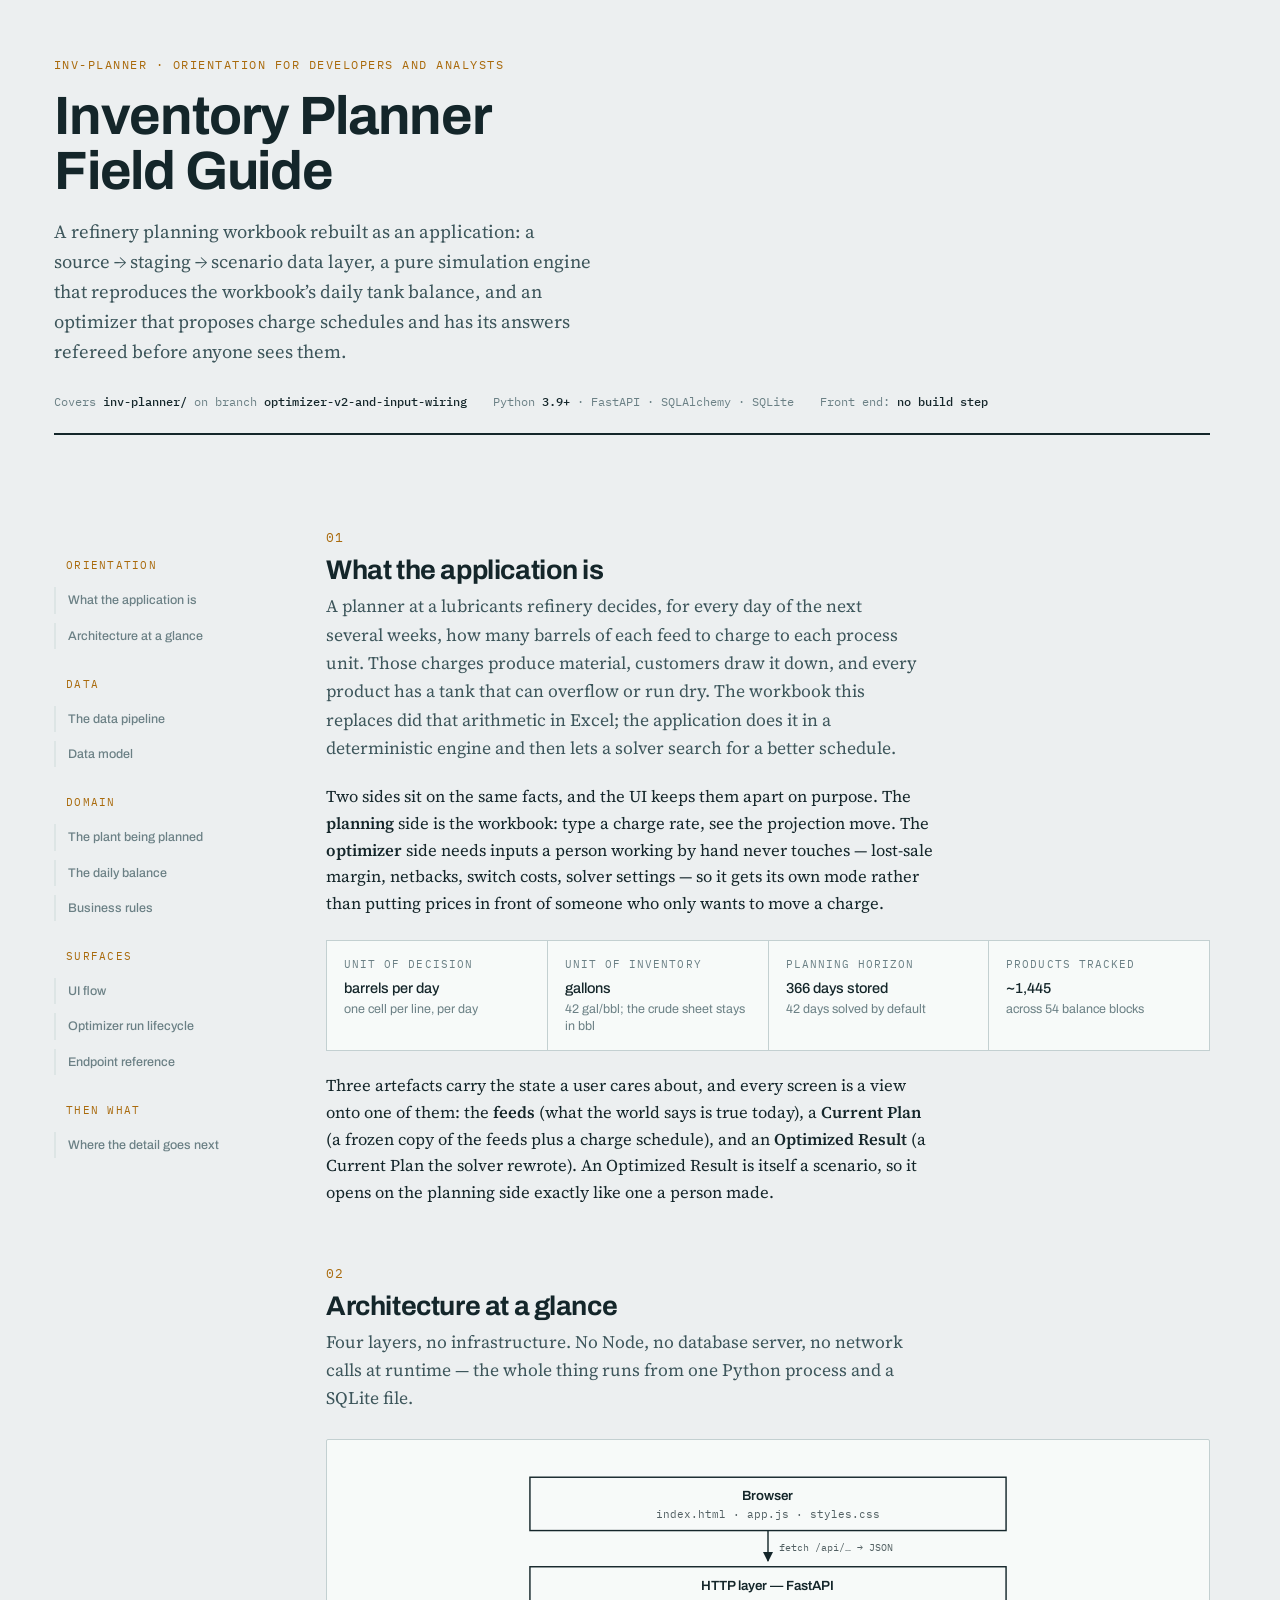
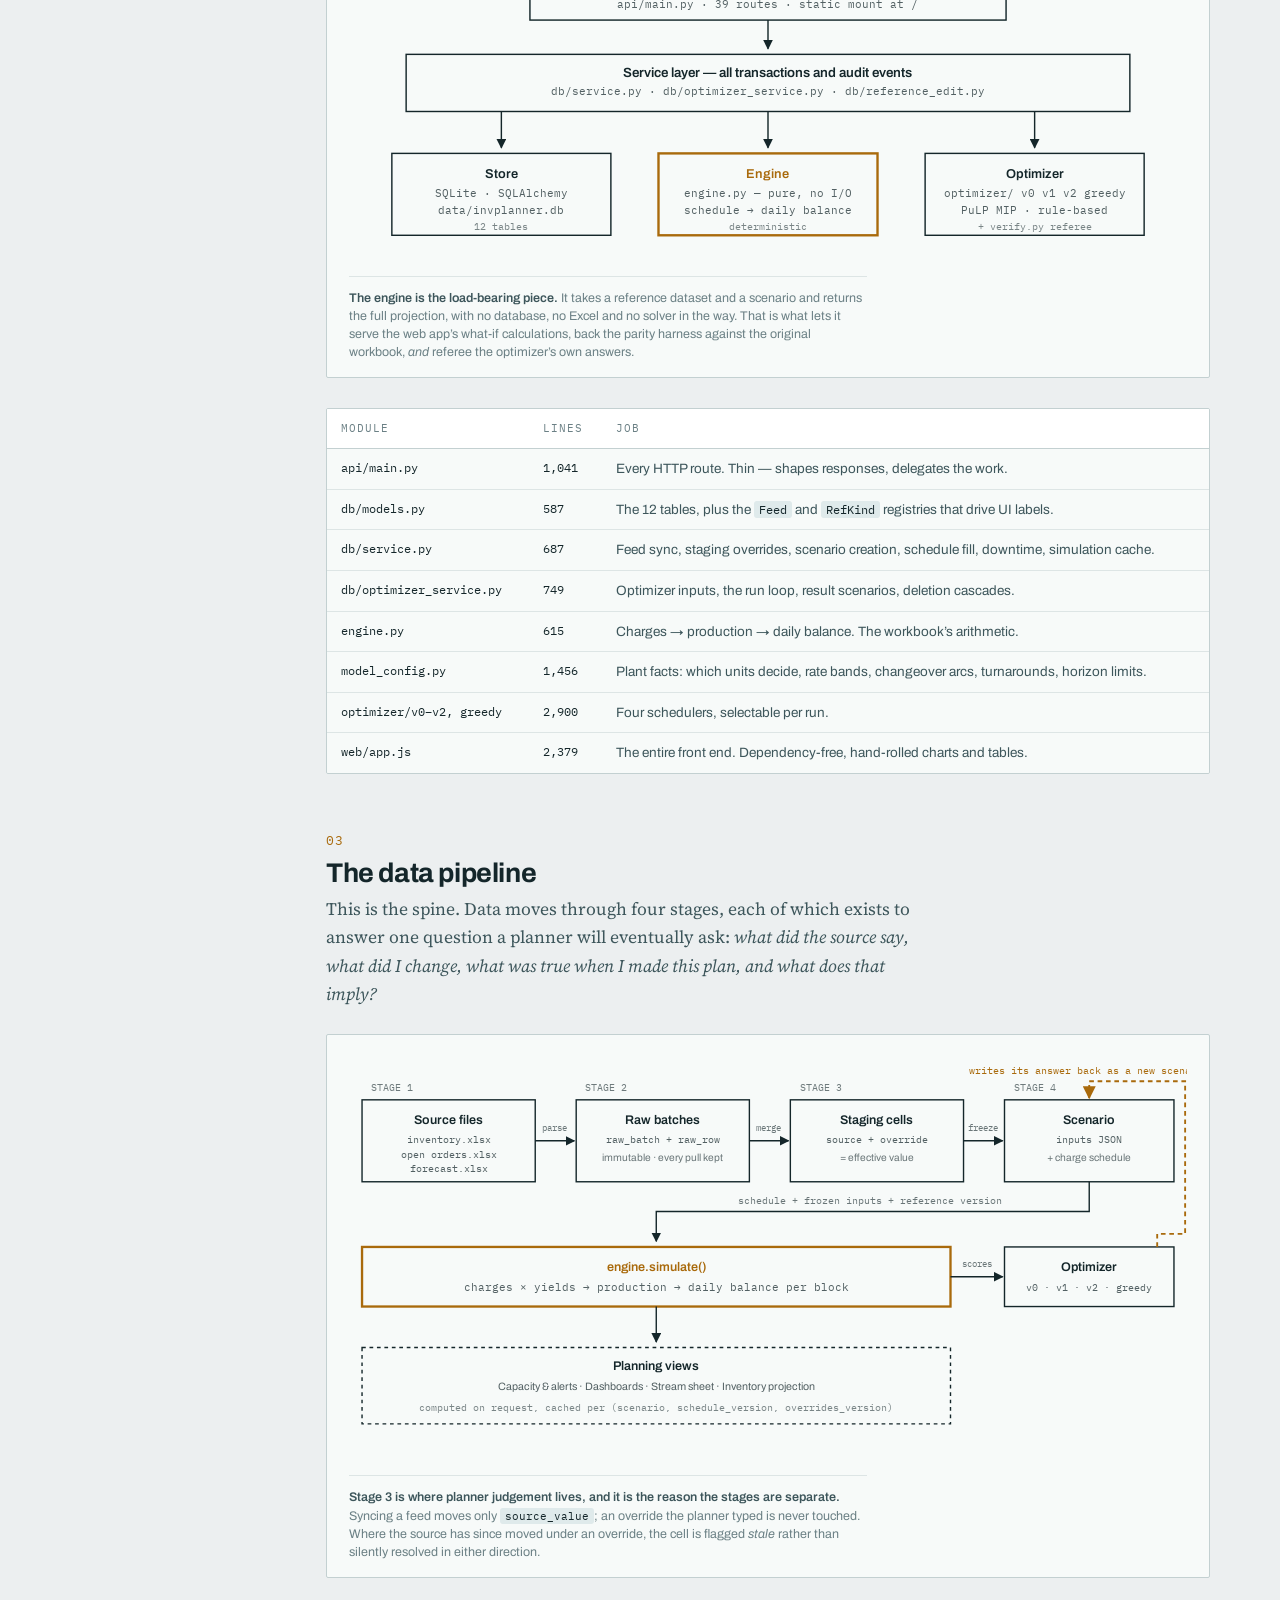
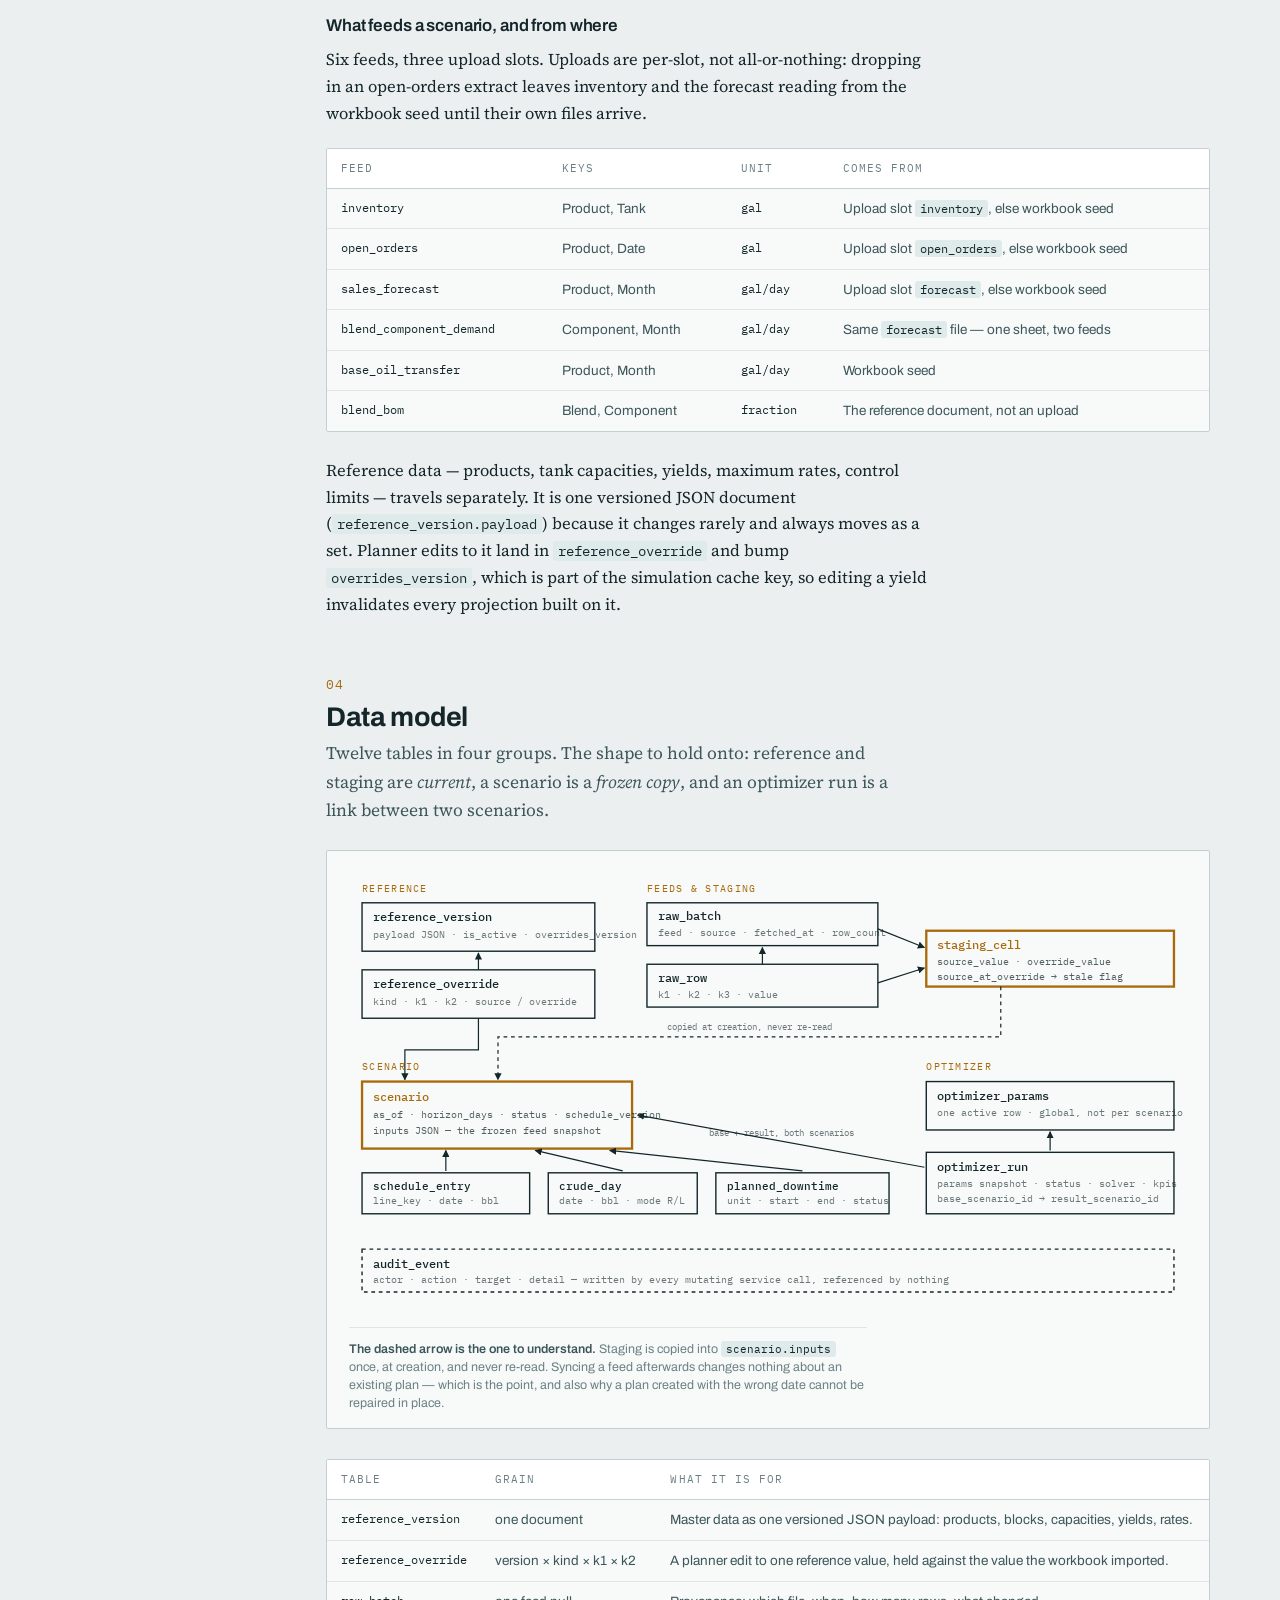
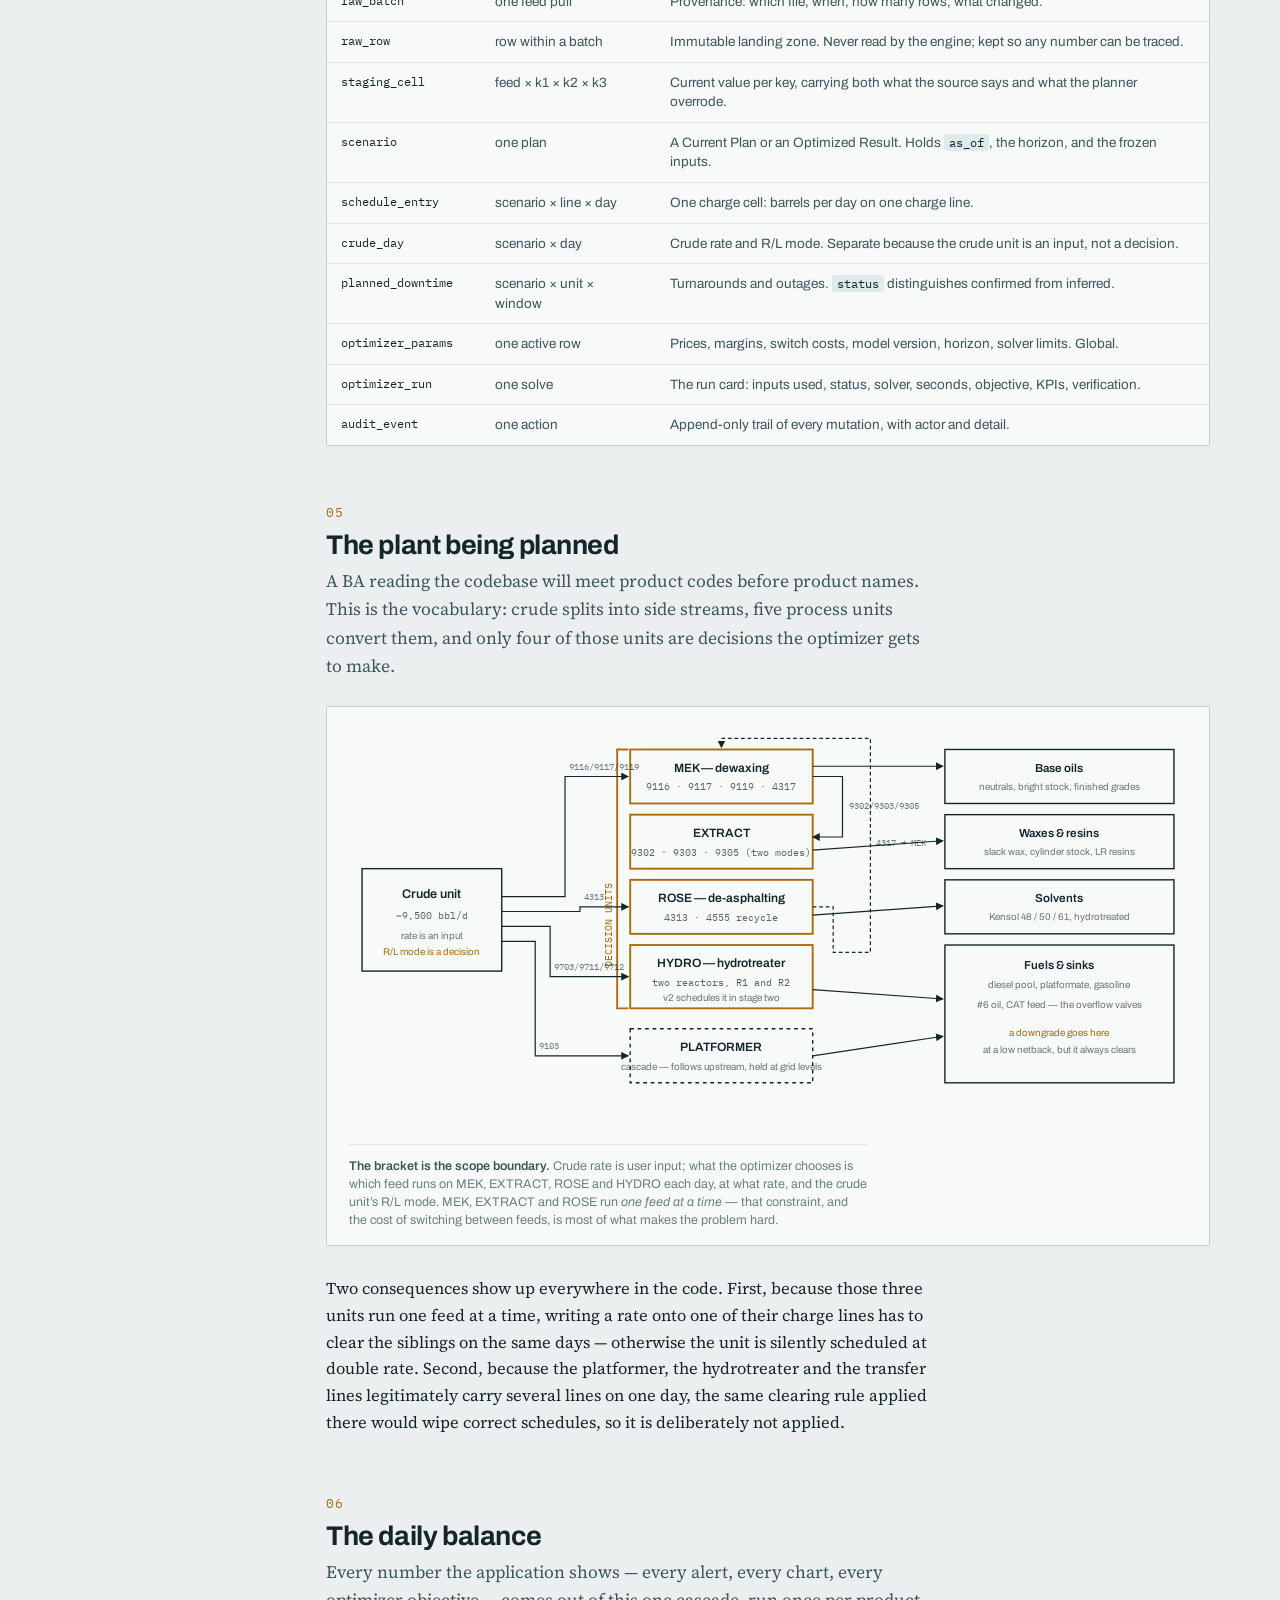
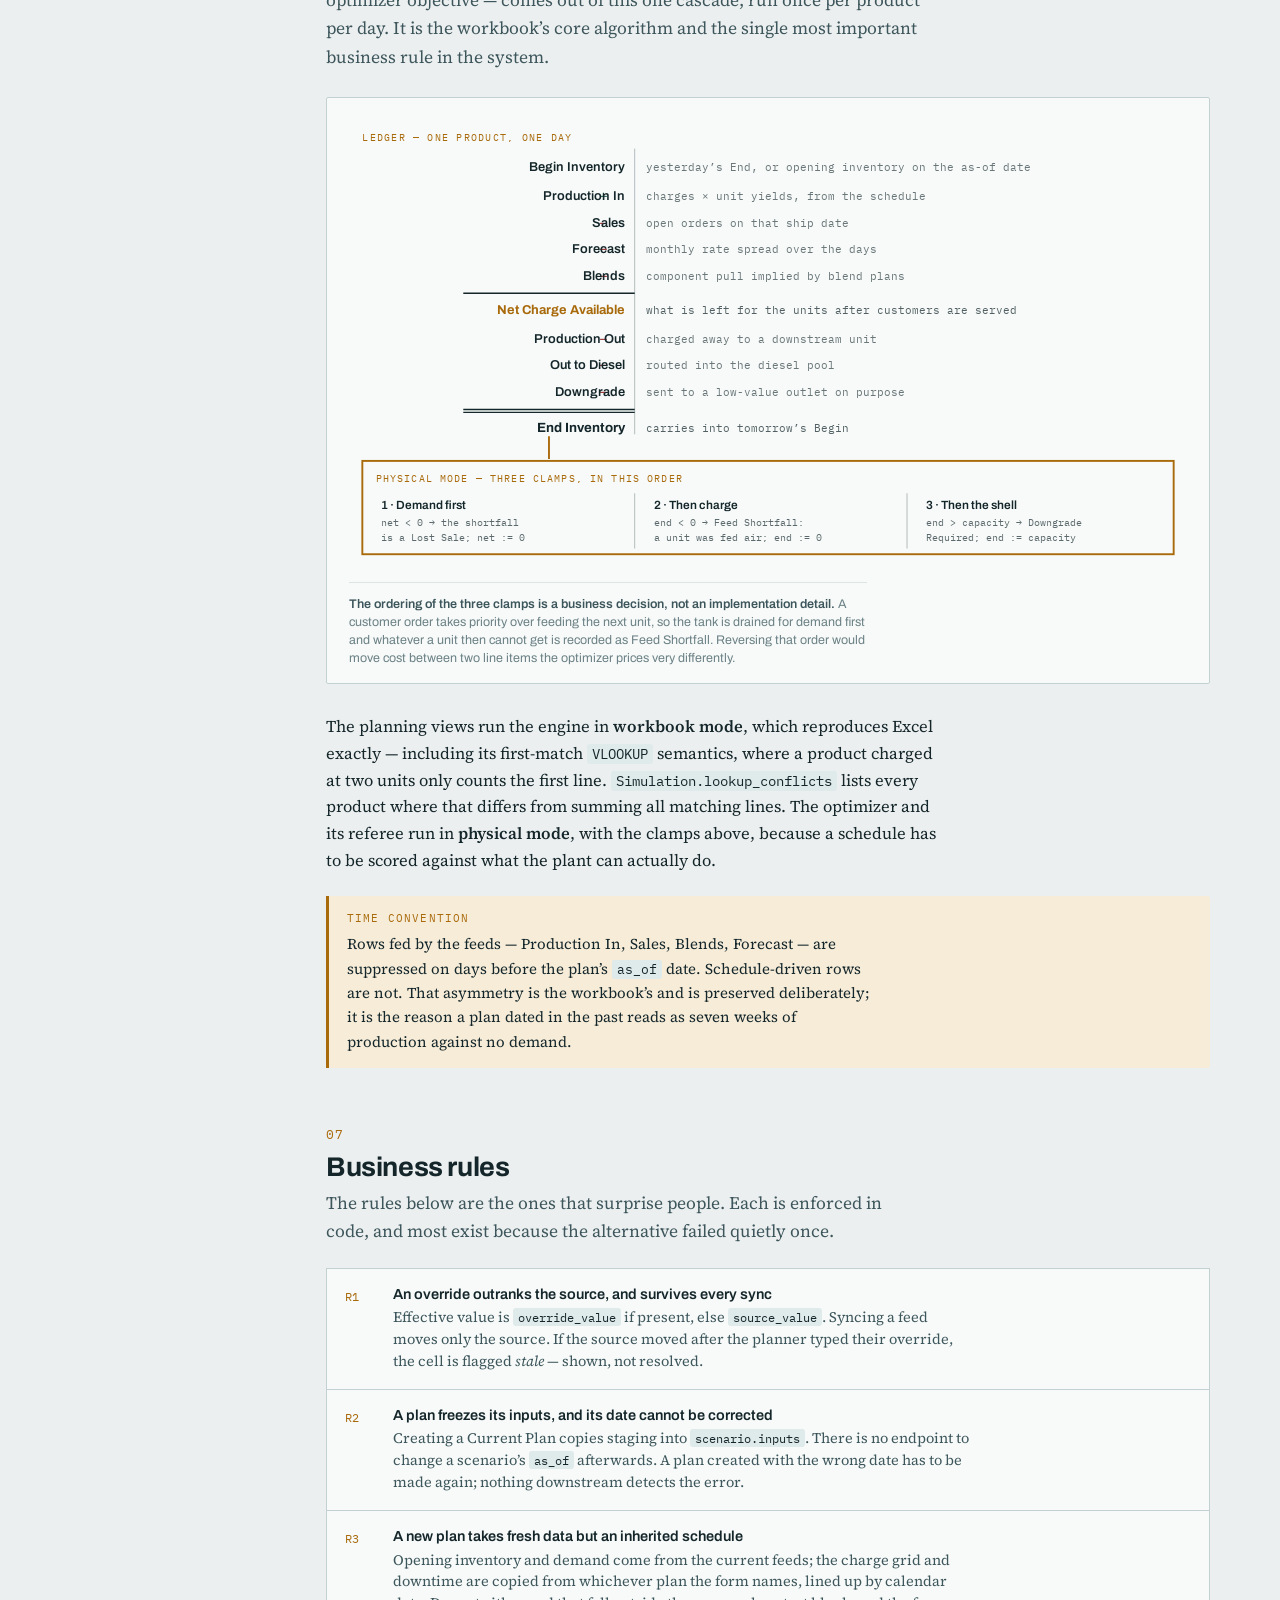
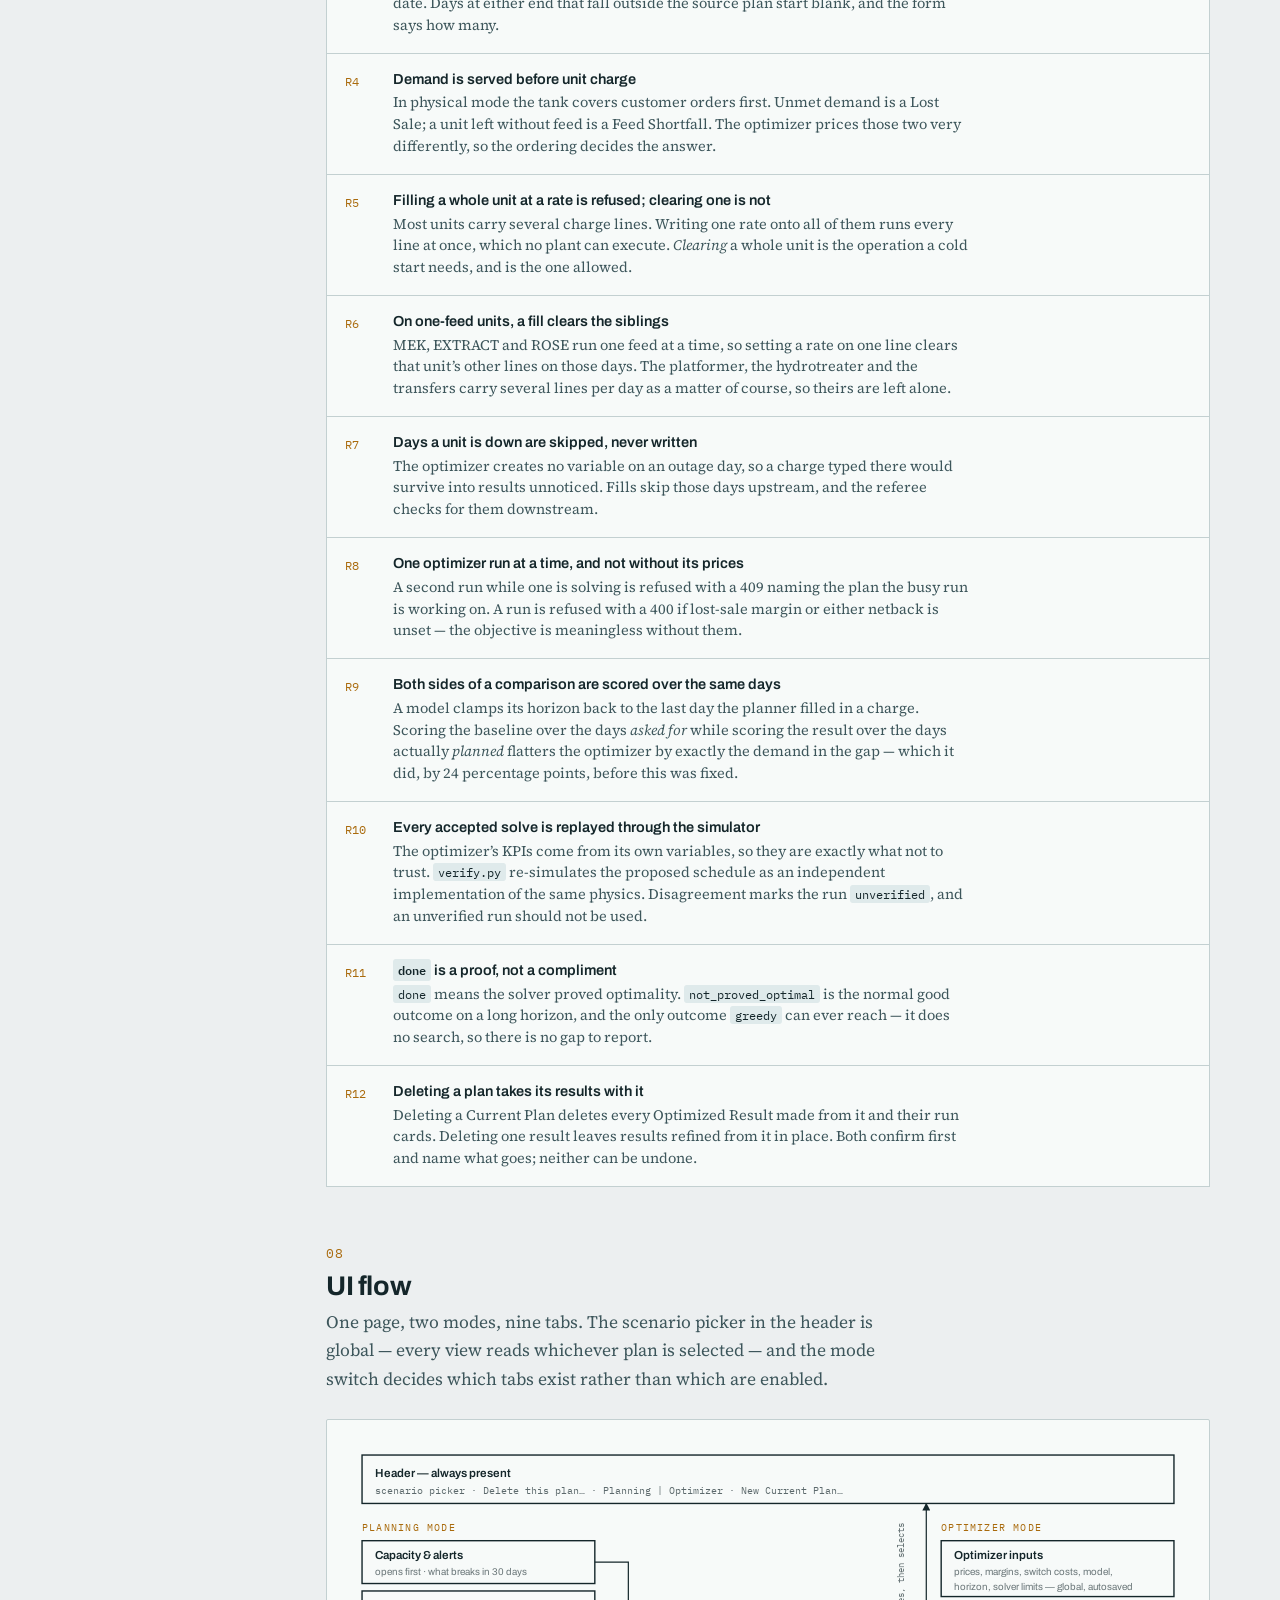
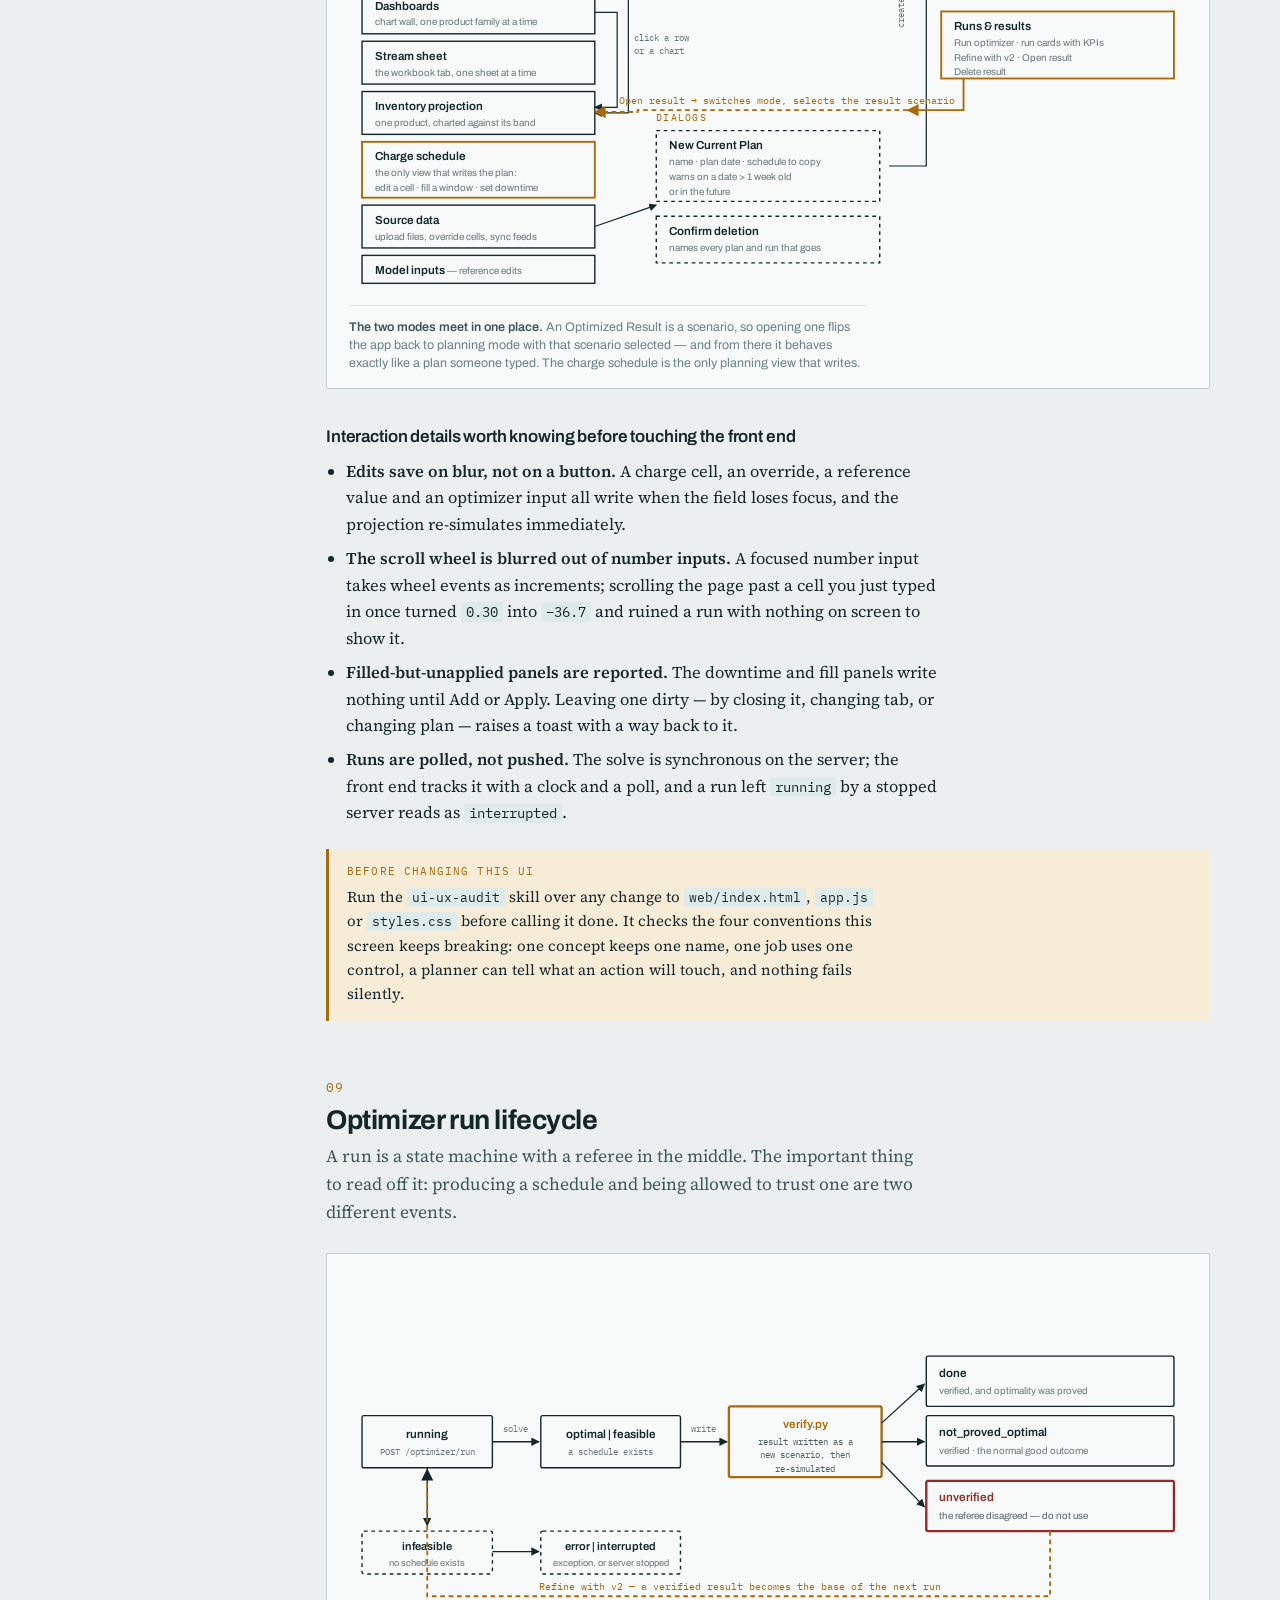
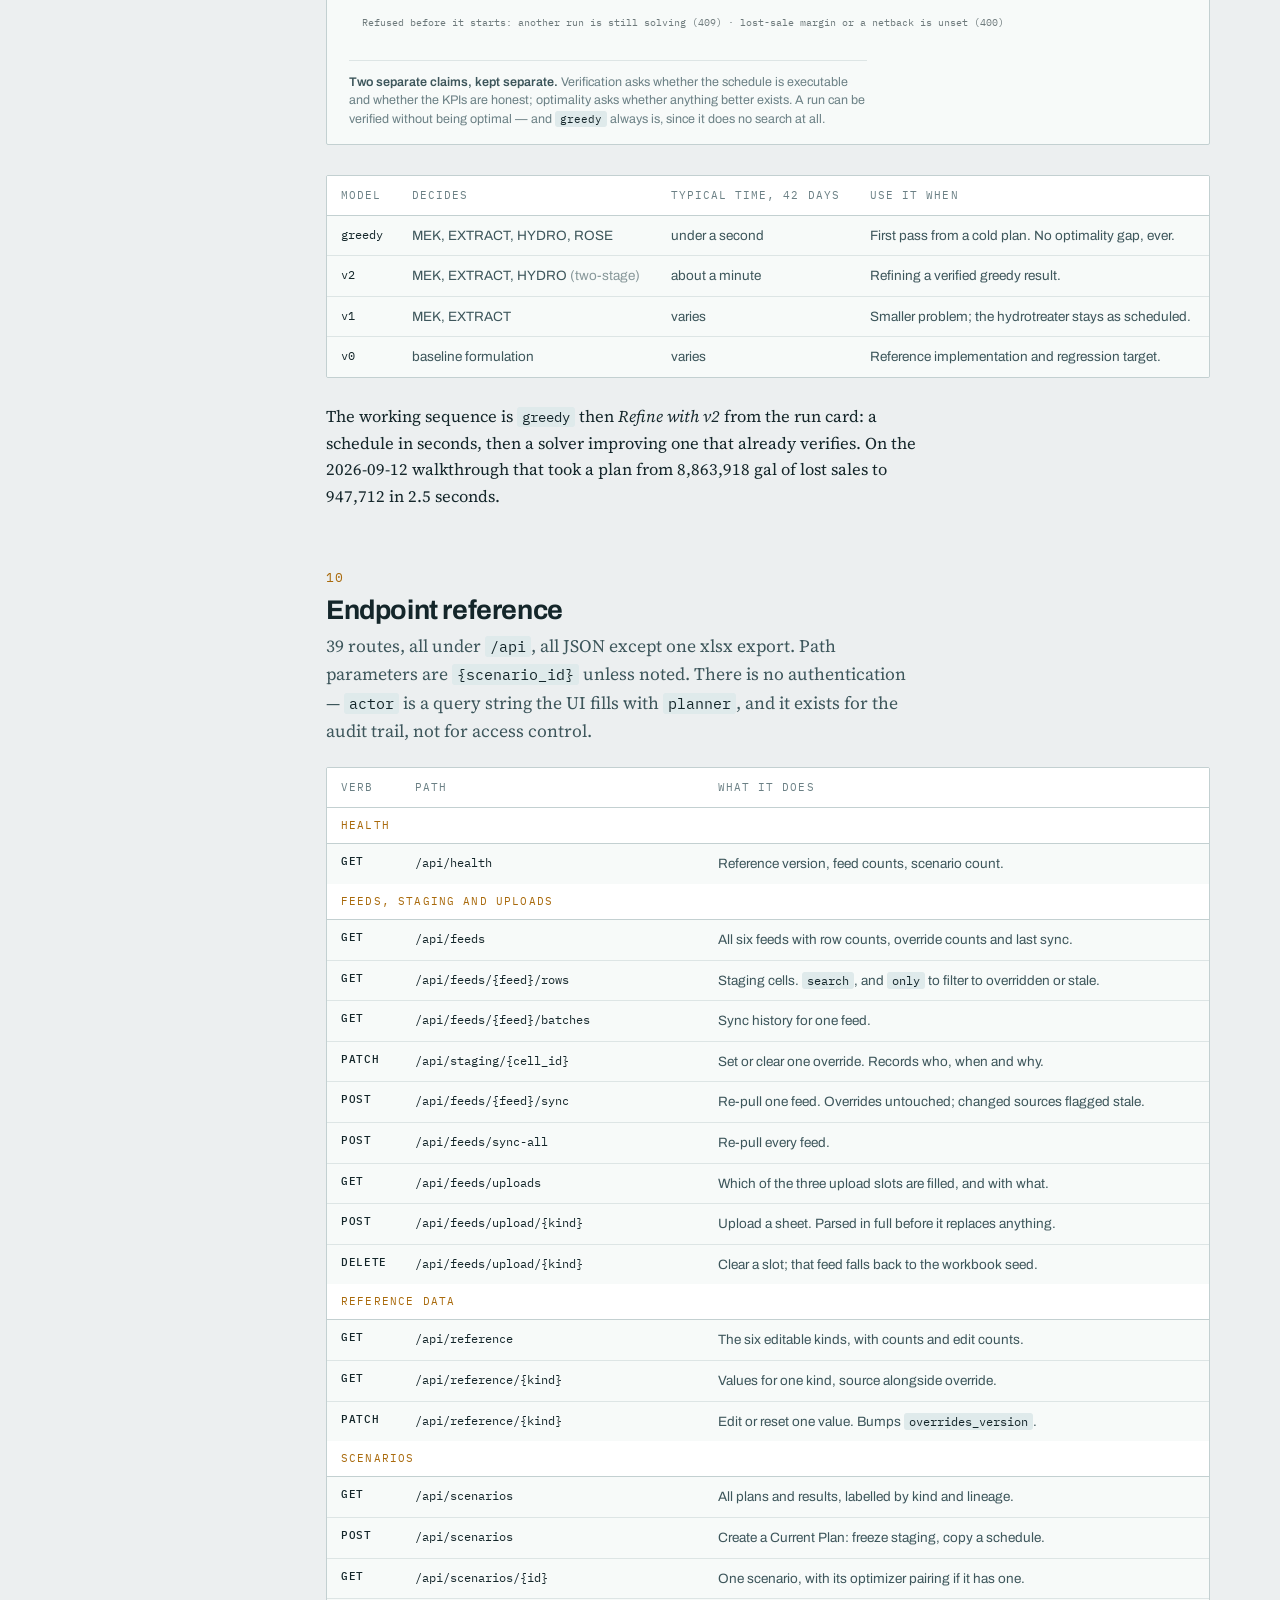
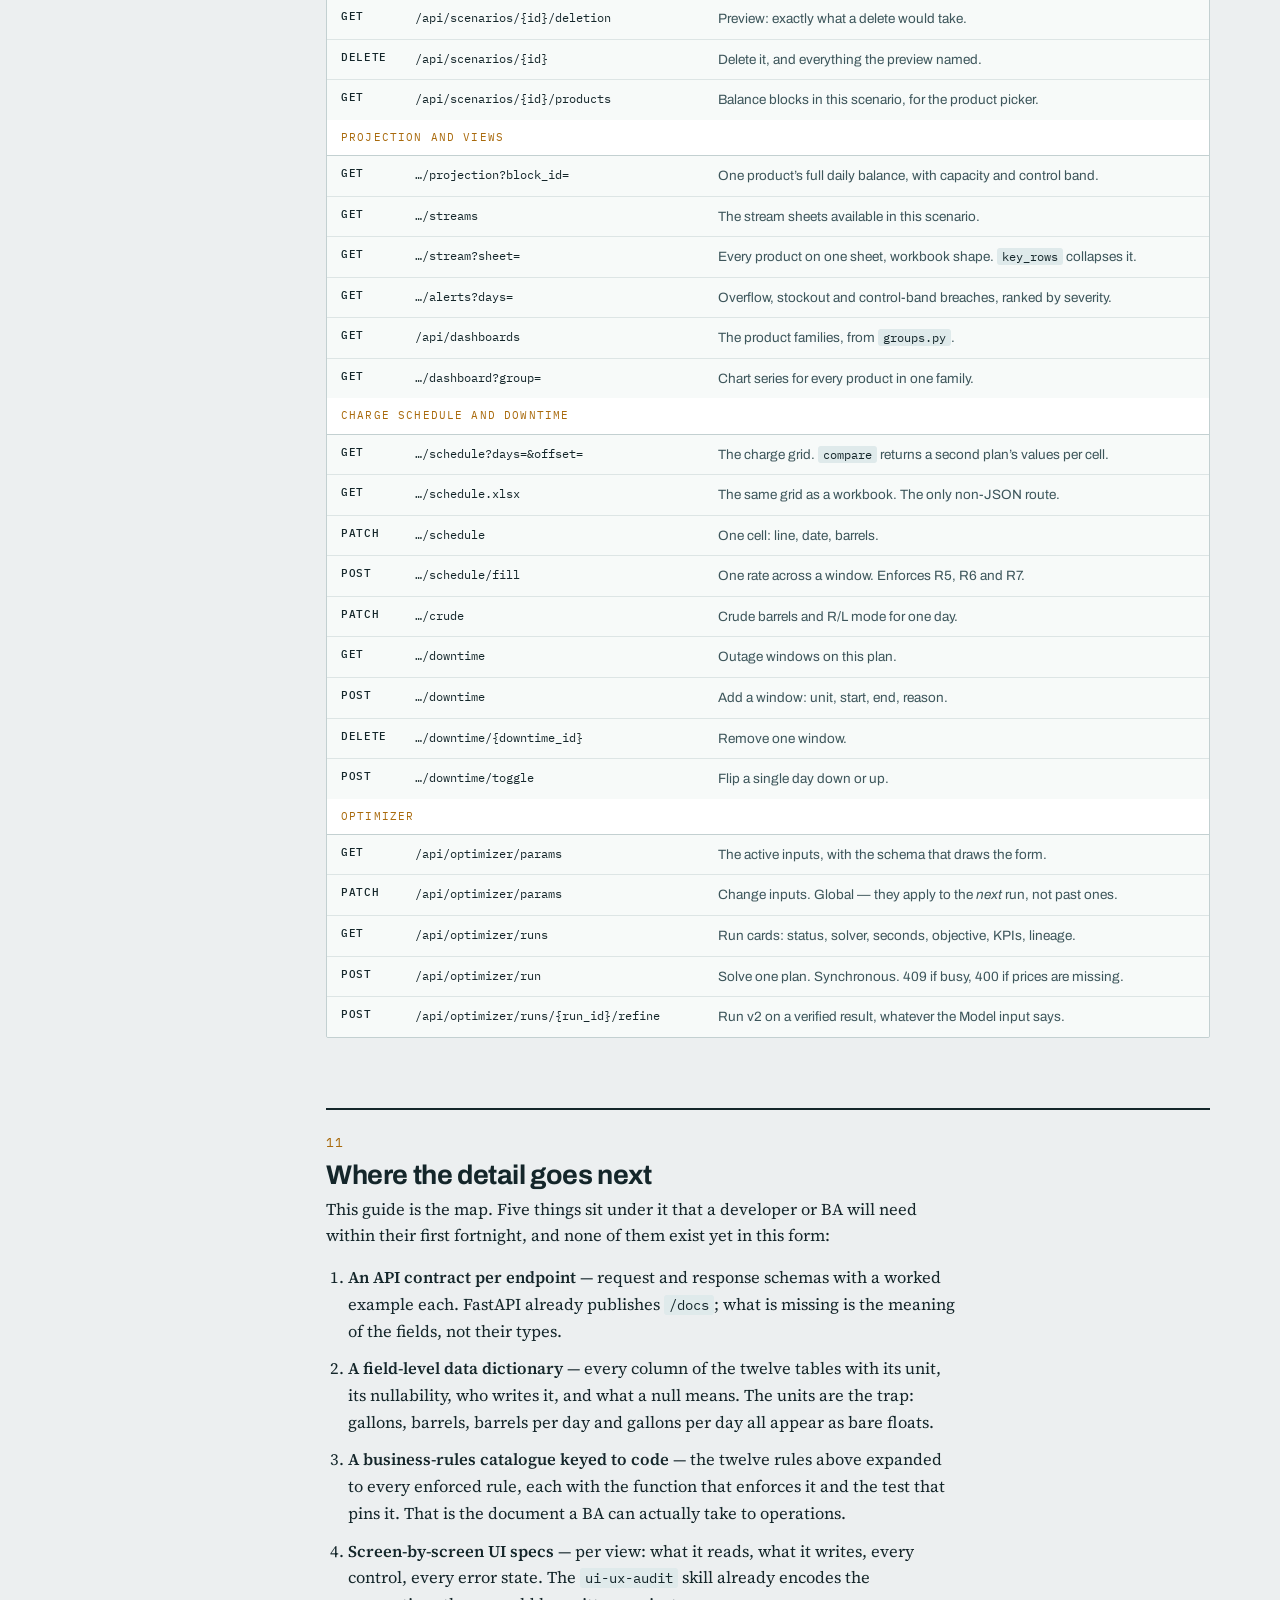
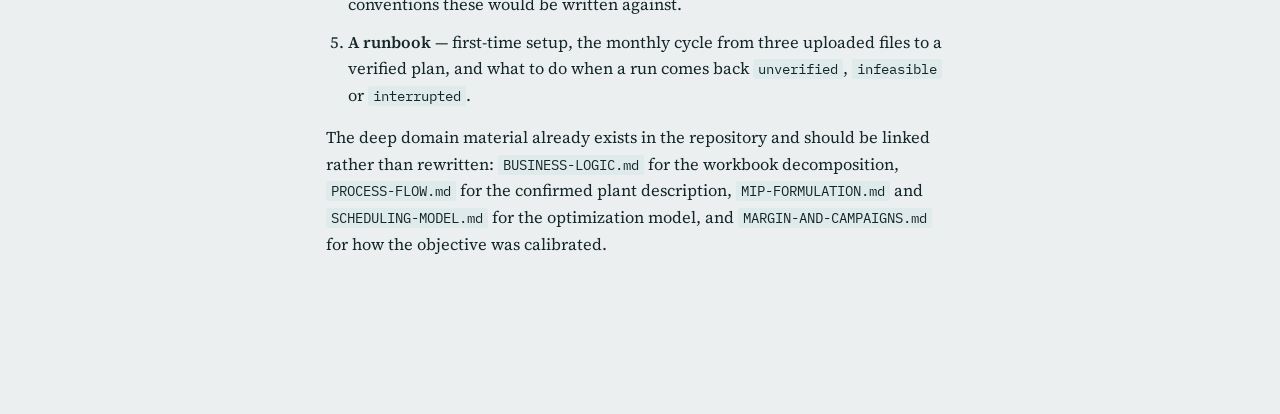
<file: docs/field-guide.html>
<!doctype html>
<html lang="en">
<head>
<meta charset="utf-8">
<meta name="viewport" content="width=device-width, initial-scale=1">
<!-- Source of the published artifact of the same name. Self-contained:
     open it in any browser, no build step and no server. Google Fonts is
     the one external request; it degrades to the declared fallback stacks
     offline. -->
<title>Inventory Planner Field Guide</title>
<link rel="preconnect" href="https://fonts.googleapis.com">
<link rel="preconnect" href="https://fonts.gstatic.com" crossorigin>
<link rel="stylesheet" href="https://fonts.googleapis.com/css2?family=Archivo:wght@500;600;700&family=IBM+Plex+Mono:wght@400;500&family=Source+Serif+4:opsz,wght@8..60,400;8..60,600&display=swap">
<style>
:root{
  --paper:#eceff0; --surface:#f7faf9; --raise:#ffffff;
  --ink:#14262a; --ink-soft:#3d565b; --muted:#6b8085;
  --rule:#c3d0d1; --rule-soft:#dde5e5;
  --primary:#0d3b45; --primary-wash:#dfeaeb;
  --accent:#a96a0c; --accent-wash:#f6ecd8;
  --bad:#94282a; --bad-wash:#f6e3e2;
  --ok:#26624f;
  --mono:"IBM Plex Mono",ui-monospace,"Cascadia Mono",Consolas,monospace;
  --sans:"Archivo","Helvetica Neue",Arial,sans-serif;
  --serif:"Source Serif 4",Georgia,"Times New Roman",serif;
}
@media (prefers-color-scheme:dark){
  :root:not([data-theme="light"]){
    --paper:#0c1517; --surface:#131f22; --raise:#1a2a2e;
    --ink:#dce8e7; --ink-soft:#a6bcbd; --muted:#7c9395;
    --rule:#2b3f44; --rule-soft:#213136;
    --primary:#79c0cb; --primary-wash:#1a3239;
    --accent:#dda343; --accent-wash:#31250f;
    --bad:#e28a88; --bad-wash:#381d1d;
    --ok:#6cbda2;
  }
}
:root[data-theme="dark"]{
  --paper:#0c1517; --surface:#131f22; --raise:#1a2a2e;
  --ink:#dce8e7; --ink-soft:#a6bcbd; --muted:#7c9395;
  --rule:#2b3f44; --rule-soft:#213136;
  --primary:#79c0cb; --primary-wash:#1a3239;
  --accent:#dda343; --accent-wash:#31250f;
  --bad:#e28a88; --bad-wash:#381d1d;
  --ok:#6cbda2;
}
*{box-sizing:border-box}
html{color-scheme:light}
@media (prefers-color-scheme:dark){html{color-scheme:dark}}
body{margin:0}
img{max-width:100%}
[hidden]{display:none!important}
body{background:var(--paper);color:var(--ink);font-family:var(--serif);
  font-size:16.5px;line-height:1.62;-webkit-font-smoothing:antialiased}
.wrap{max-width:1220px;margin:0 auto;padding:0 24px 96px;
  display:grid;grid-template-columns:1fr;gap:0}
@media (min-width:1040px){
  .wrap{grid-template-columns:216px minmax(0,1fr);gap:56px;padding-right:40px}
}

/* ---------------------------------------------------------------- masthead */
.masthead{grid-column:1/-1;border-bottom:2px solid var(--ink);
  padding:56px 0 22px;margin-bottom:40px}
.eyebrow{font-family:var(--mono);font-size:11.5px;letter-spacing:.13em;
  text-transform:uppercase;color:var(--accent);margin:0 0 14px}
.masthead h1{font-family:var(--sans);font-weight:700;font-size:clamp(34px,5.2vw,54px);
  line-height:1.02;letter-spacing:-.022em;margin:0;text-wrap:balance;max-width:16ch}
.masthead .standfirst{font-size:18.5px;color:var(--ink-soft);max-width:62ch;
  margin:18px 0 0}
.stamp{display:flex;flex-wrap:wrap;gap:6px 26px;margin-top:26px;
  font-family:var(--mono);font-size:11.5px;color:var(--muted)}
.stamp b{color:var(--ink);font-weight:500}

/* --------------------------------------------------------------------- toc */
nav.toc{display:none}
@media (min-width:1040px){
  nav.toc{display:block;position:sticky;top:0;align-self:start;
    padding-top:8px;max-height:100vh;overflow-y:auto}
  nav.toc ol{list-style:none;margin:0;padding:0;
    display:flex;flex-direction:column;gap:2px}
  nav.toc a{display:block;padding:5px 0 5px 12px;border-left:2px solid var(--rule-soft);
    font-family:var(--sans);font-size:12.5px;font-weight:500;line-height:1.3;
    color:var(--muted);text-decoration:none}
  nav.toc a:hover{color:var(--ink);border-left-color:var(--accent)}
  nav.toc a:focus-visible{outline:2px solid var(--accent);outline-offset:2px}
  nav.toc .grp{font-family:var(--mono);font-size:10.5px;letter-spacing:.12em;
    text-transform:uppercase;color:var(--accent);padding:18px 0 4px 12px}
}

/* ------------------------------------------------------------------ column */
main{min-width:0}
section{scroll-margin-top:20px;margin-bottom:60px}
h2{font-family:var(--sans);font-weight:700;font-size:27px;letter-spacing:-.015em;
  line-height:1.15;margin:0 0 6px;text-wrap:balance}
h2 .num{font-family:var(--mono);font-size:13px;font-weight:400;color:var(--accent);
  display:block;margin-bottom:9px;letter-spacing:.1em}
h3{font-family:var(--sans);font-weight:600;font-size:17px;letter-spacing:-.008em;
  margin:34px 0 8px}
p{margin:0 0 15px;max-width:68ch}
.lede{font-size:17.5px;color:var(--ink-soft);max-width:66ch;margin-bottom:22px}
a{color:var(--primary)}
code,.k{font-family:var(--mono);font-size:.855em;
  background:var(--primary-wash);padding:1px 5px;border-radius:3px;
  color:var(--ink);white-space:nowrap}
ul,ol{max-width:68ch;padding-left:20px;margin:0 0 15px}
li{margin-bottom:7px}
strong{font-weight:600}

/* ----------------------------------------------------------------- figures */
figure{margin:26px 0 30px;background:var(--surface);border:1px solid var(--rule);
  border-radius:2px;padding:22px 22px 16px;overflow-x:auto}
figure svg{display:block;width:100%;max-width:100%;height:auto;color:var(--ink)}
figcaption{font-family:var(--sans);font-size:12.5px;line-height:1.45;
  color:var(--muted);margin-top:16px;padding-top:12px;
  border-top:1px solid var(--rule-soft);max-width:74ch}
figcaption b{color:var(--ink-soft);font-weight:600}

/* ------------------------------------------------------------------ tables */
.tbl{overflow-x:auto;margin:20px 0 26px;border:1px solid var(--rule);border-radius:2px}
table{border-collapse:collapse;width:100%;font-size:13.5px;
  font-family:var(--sans);background:var(--surface)}
th{text-align:left;font-family:var(--mono);font-size:10.5px;letter-spacing:.1em;
  text-transform:uppercase;color:var(--muted);font-weight:400;
  padding:11px 14px;border-bottom:1px solid var(--rule);white-space:nowrap;
  background:var(--raise)}
td{padding:10px 14px;border-bottom:1px solid var(--rule-soft);
  vertical-align:top;line-height:1.45;color:var(--ink-soft)}
tr:last-child td{border-bottom:none}
td:first-child{color:var(--ink)}
td.m,th.m{font-family:var(--mono);font-size:12px;white-space:nowrap;color:var(--ink)}
td.verb{font-family:var(--mono);font-size:11px;letter-spacing:.06em;
  font-weight:500;white-space:nowrap}
.v-get{color:var(--ok)} .v-post{color:var(--accent)}
.v-patch{color:var(--primary)} .v-del{color:var(--bad)}
tbody.grp-head td{background:var(--raise);font-family:var(--mono);font-size:10.5px;
  letter-spacing:.11em;text-transform:uppercase;color:var(--accent);
  border-bottom:1px solid var(--rule)}

/* ------------------------------------------------------------------- rules */
.rule-list{list-style:none;padding:0;margin:22px 0;max-width:none;
  display:grid;gap:1px;background:var(--rule);border:1px solid var(--rule)}
.rule-list li{margin:0;background:var(--surface);padding:16px 18px;
  display:grid;grid-template-columns:34px minmax(0,1fr);gap:14px;align-items:start}
.rule-list .id{font-family:var(--mono);font-size:11.5px;color:var(--accent);
  padding-top:3px}
.rule-list h4{font-family:var(--sans);font-size:14.5px;font-weight:600;
  margin:0 0 4px;color:var(--ink);line-height:1.3}
.rule-list p{margin:0;font-size:14.5px;line-height:1.5;color:var(--ink-soft);
  max-width:72ch}

/* ------------------------------------------------------------------- notes */
.flag{border-left:3px solid var(--accent);background:var(--accent-wash);
  padding:14px 18px;margin:22px 0;border-radius:0 2px 2px 0}
.flag p{margin:0;font-size:15px;color:var(--ink);max-width:66ch}
.flag .tag{font-family:var(--mono);font-size:10.5px;letter-spacing:.11em;
  text-transform:uppercase;color:var(--accent);display:block;margin-bottom:5px}
.flag.danger{border-left-color:var(--bad);background:var(--bad-wash)}
.flag.danger .tag{color:var(--bad)}

/* ------------------------------------------------------------------ glance */
.glance{display:grid;gap:1px;background:var(--rule);border:1px solid var(--rule);
  grid-template-columns:repeat(auto-fit,minmax(168px,1fr));margin:22px 0}
.glance div{background:var(--surface);padding:15px 17px}
.glance dt{font-family:var(--mono);font-size:10.5px;letter-spacing:.1em;
  text-transform:uppercase;color:var(--muted);margin-bottom:6px}
.glance dd{margin:0;font-family:var(--sans);font-size:14.5px;font-weight:500;
  line-height:1.35;color:var(--ink)}
.glance dd span{display:block;font-weight:400;font-size:12.5px;color:var(--muted);
  margin-top:3px}

/* -------------------------------------------------------------------- next */
.next{border-top:2px solid var(--ink);padding-top:26px;margin-top:70px}
.next ol{max-width:70ch;padding-left:22px}
.next li{margin-bottom:11px}
.next li b{font-weight:600;color:var(--ink)}
@media (prefers-reduced-motion:reduce){*{animation:none!important;transition:none!important}}
</style>
</head>
<body>
<div class="wrap">

<header class="masthead">
  <p class="eyebrow">inv-planner &middot; orientation for developers and analysts</p>
  <h1>Inventory Planner Field Guide</h1>
  <p class="standfirst">A refinery planning workbook rebuilt as an application: a
  source&nbsp;&rarr;&nbsp;staging&nbsp;&rarr;&nbsp;scenario data layer, a pure simulation
  engine that reproduces the workbook&rsquo;s daily tank balance, and an optimizer that
  proposes charge schedules and has its answers refereed before anyone sees them.</p>
  <div class="stamp">
    <span>Covers <b>inv-planner/</b> on branch <b>optimizer-v2-and-input-wiring</b></span>
    <span>Python <b>3.9+</b> &middot; FastAPI &middot; SQLAlchemy &middot; SQLite</span>
    <span>Front end: <b>no build step</b></span>
  </div>
</header>

<nav class="toc" aria-label="Contents">
  <ol>
    <li class="grp">Orientation</li>
    <li><a href="#what">What the application is</a></li>
    <li><a href="#arch">Architecture at a glance</a></li>
    <li class="grp">Data</li>
    <li><a href="#pipeline">The data pipeline</a></li>
    <li><a href="#model">Data model</a></li>
    <li class="grp">Domain</li>
    <li><a href="#plant">The plant being planned</a></li>
    <li><a href="#balance">The daily balance</a></li>
    <li><a href="#rules">Business rules</a></li>
    <li class="grp">Surfaces</li>
    <li><a href="#ui">UI flow</a></li>
    <li><a href="#runs">Optimizer run lifecycle</a></li>
    <li><a href="#api">Endpoint reference</a></li>
    <li class="grp">Then what</li>
    <li><a href="#next">Where the detail goes next</a></li>
  </ol>
</nav>

<main>

<!-- ================================================================= WHAT -->
<section id="what">
  <h2><span class="num">01</span>What the application is</h2>
  <p class="lede">A planner at a lubricants refinery decides, for every day of the
  next several weeks, how many barrels of each feed to charge to each process unit.
  Those charges produce material, customers draw it down, and every product has a
  tank that can overflow or run dry. The workbook this replaces did that arithmetic
  in Excel; the application does it in a deterministic engine and then lets a solver
  search for a better schedule.</p>

  <p>Two sides sit on the same facts, and the UI keeps them apart on purpose. The
  <strong>planning</strong> side is the workbook: type a charge rate, see the
  projection move. The <strong>optimizer</strong> side needs inputs a person working
  by hand never touches &mdash; lost-sale margin, netbacks, switch costs, solver
  settings &mdash; so it gets its own mode rather than putting prices in front of
  someone who only wants to move a charge.</p>

  <div class="glance">
    <div><dt>Unit of decision</dt><dd>barrels per day<span>one cell per line, per day</span></dd></div>
    <div><dt>Unit of inventory</dt><dd>gallons<span>42 gal/bbl; the crude sheet stays in bbl</span></dd></div>
    <div><dt>Planning horizon</dt><dd>366 days stored<span>42 days solved by default</span></dd></div>
    <div><dt>Products tracked</dt><dd>~1,445<span>across 54 balance blocks</span></dd></div>
  </div>

  <p>Three artefacts carry the state a user cares about, and every screen is a view
  onto one of them: the <strong>feeds</strong> (what the world says is true today),
  a <strong>Current Plan</strong> (a frozen copy of the feeds plus a charge schedule),
  and an <strong>Optimized Result</strong> (a Current Plan the solver rewrote). An
  Optimized Result is itself a scenario, so it opens on the planning side exactly
  like one a person made.</p>
</section>

<!-- ================================================================= ARCH -->
<section id="arch">
  <h2><span class="num">02</span>Architecture at a glance</h2>
  <p class="lede">Four layers, no infrastructure. No Node, no database server, no
  network calls at runtime &mdash; the whole thing runs from one Python process and a
  SQLite file.</p>

  <figure>
    <svg viewBox="0 0 880 418" role="img" aria-label="Four-layer architecture: browser calls FastAPI, which calls a service layer, which sits on SQLite, the pure simulation engine, and the optimizer package.">
      <defs>
        <marker id="a1" viewBox="0 0 10 10" refX="9" refY="5" markerWidth="7" markerHeight="7" orient="auto-start-reverse">
          <path d="M0 0 L10 5 L0 10 z" fill="currentColor"/>
        </marker>
      </defs>
      <g font-family="Archivo, sans-serif" fill="currentColor">

        <rect x="190" y="16" width="500" height="56" fill="none" stroke="currentColor" stroke-width="1.5"/>
        <text x="440" y="40" text-anchor="middle" font-size="14" font-weight="600">Browser</text>
        <text x="440" y="59" text-anchor="middle" font-size="11.5" opacity=".72" font-family="IBM Plex Mono, monospace">index.html &#183; app.js &#183; styles.css</text>

        <line x1="440" y1="72" x2="440" y2="104" stroke="currentColor" stroke-width="1.5" marker-end="url(#a1)"/>
        <text x="452" y="93" font-size="11" opacity=".72" font-family="IBM Plex Mono, monospace">fetch /api/&#8230; &#8594; JSON</text>

        <rect x="190" y="110" width="500" height="56" fill="none" stroke="currentColor" stroke-width="1.5"/>
        <text x="440" y="134" text-anchor="middle" font-size="14" font-weight="600">HTTP layer &#8212; FastAPI</text>
        <text x="440" y="153" text-anchor="middle" font-size="11.5" opacity=".72" font-family="IBM Plex Mono, monospace">api/main.py &#183; 39 routes &#183; static mount at /</text>

        <line x1="440" y1="166" x2="440" y2="196" stroke="currentColor" stroke-width="1.5" marker-end="url(#a1)"/>

        <rect x="60" y="202" width="760" height="60" fill="none" stroke="currentColor" stroke-width="1.5"/>
        <text x="440" y="226" text-anchor="middle" font-size="14" font-weight="600">Service layer &#8212; all transactions and audit events</text>
        <text x="440" y="245" text-anchor="middle" font-size="11.5" opacity=".72" font-family="IBM Plex Mono, monospace">db/service.py &#183; db/optimizer_service.py &#183; db/reference_edit.py</text>

        <line x1="160" y1="262" x2="160" y2="300" stroke="currentColor" stroke-width="1.5" marker-end="url(#a1)"/>
        <line x1="440" y1="262" x2="440" y2="300" stroke="currentColor" stroke-width="1.5" marker-end="url(#a1)"/>
        <line x1="720" y1="262" x2="720" y2="300" stroke="currentColor" stroke-width="1.5" marker-end="url(#a1)"/>

        <rect x="45" y="306" width="230" height="86" fill="none" stroke="currentColor" stroke-width="1.5"/>
        <text x="160" y="332" text-anchor="middle" font-size="13.5" font-weight="600">Store</text>
        <text x="160" y="352" text-anchor="middle" font-size="11.5" opacity=".72" font-family="IBM Plex Mono, monospace">SQLite &#183; SQLAlchemy</text>
        <text x="160" y="370" text-anchor="middle" font-size="11.5" opacity=".72" font-family="IBM Plex Mono, monospace">data/invplanner.db</text>
        <text x="160" y="386" text-anchor="middle" font-size="11" opacity=".55" font-family="IBM Plex Mono, monospace">12 tables</text>

        <rect x="325" y="306" width="230" height="86" fill="none" stroke="#a96a0c" stroke-width="2.5"/>
        <text x="440" y="332" text-anchor="middle" font-size="13.5" font-weight="600" fill="#a96a0c">Engine</text>
        <text x="440" y="352" text-anchor="middle" font-size="11.5" opacity=".72" font-family="IBM Plex Mono, monospace">engine.py &#8212; pure, no I/O</text>
        <text x="440" y="370" text-anchor="middle" font-size="11.5" opacity=".72" font-family="IBM Plex Mono, monospace">schedule &#8594; daily balance</text>
        <text x="440" y="386" text-anchor="middle" font-size="11" opacity=".55" font-family="IBM Plex Mono, monospace">deterministic</text>

        <rect x="605" y="306" width="230" height="86" fill="none" stroke="currentColor" stroke-width="1.5"/>
        <text x="720" y="332" text-anchor="middle" font-size="13.5" font-weight="600">Optimizer</text>
        <text x="720" y="352" text-anchor="middle" font-size="11.5" opacity=".72" font-family="IBM Plex Mono, monospace">optimizer/ v0 v1 v2 greedy</text>
        <text x="720" y="370" text-anchor="middle" font-size="11.5" opacity=".72" font-family="IBM Plex Mono, monospace">PuLP MIP &#183; rule-based</text>
        <text x="720" y="386" text-anchor="middle" font-size="11" opacity=".55" font-family="IBM Plex Mono, monospace">+ verify.py referee</text>
      </g>
    </svg>
    <figcaption><b>The engine is the load-bearing piece.</b> It takes a reference
    dataset and a scenario and returns the full projection, with no database, no
    Excel and no solver in the way. That is what lets it serve the web app&rsquo;s
    what-if calculations, back the parity harness against the original workbook,
    <em>and</em> referee the optimizer&rsquo;s own answers.</figcaption>
  </figure>

  <div class="tbl">
    <table>
      <thead><tr><th>Module</th><th>Lines</th><th>Job</th></tr></thead>
      <tbody>
        <tr><td class="m">api/main.py</td><td class="m">1,041</td><td>Every HTTP route. Thin &mdash; shapes responses, delegates the work.</td></tr>
        <tr><td class="m">db/models.py</td><td class="m">587</td><td>The 12 tables, plus the <code>Feed</code> and <code>RefKind</code> registries that drive UI labels.</td></tr>
        <tr><td class="m">db/service.py</td><td class="m">687</td><td>Feed sync, staging overrides, scenario creation, schedule fill, downtime, simulation cache.</td></tr>
        <tr><td class="m">db/optimizer_service.py</td><td class="m">749</td><td>Optimizer inputs, the run loop, result scenarios, deletion cascades.</td></tr>
        <tr><td class="m">engine.py</td><td class="m">615</td><td>Charges &rarr; production &rarr; daily balance. The workbook&rsquo;s arithmetic.</td></tr>
        <tr><td class="m">model_config.py</td><td class="m">1,456</td><td>Plant facts: which units decide, rate bands, changeover arcs, turnarounds, horizon limits.</td></tr>
        <tr><td class="m">optimizer/v0&ndash;v2, greedy</td><td class="m">2,900</td><td>Four schedulers, selectable per run.</td></tr>
        <tr><td class="m">web/app.js</td><td class="m">2,379</td><td>The entire front end. Dependency-free, hand-rolled charts and tables.</td></tr>
      </tbody>
    </table>
  </div>
</section>

<!-- ============================================================= PIPELINE -->
<section id="pipeline">
  <h2><span class="num">03</span>The data pipeline</h2>
  <p class="lede">This is the spine. Data moves through four stages, each of which
  exists to answer one question a planner will eventually ask: <em>what did the
  source say, what did I change, what was true when I made this plan, and what does
  that imply?</em></p>

  <figure>
    <svg viewBox="0 0 900 432" role="img" aria-label="Data pipeline: source files flow through raw batches into staging cells, are frozen into a scenario, simulated by the engine into planning views, with the optimizer reading the scenario and writing a new one back.">
      <defs>
        <marker id="a2" viewBox="0 0 10 10" refX="9" refY="5" markerWidth="7" markerHeight="7" orient="auto-start-reverse">
          <path d="M0 0 L10 5 L0 10 z" fill="currentColor"/>
        </marker>
        <marker id="a2o" viewBox="0 0 10 10" refX="9" refY="5" markerWidth="7" markerHeight="7" orient="auto-start-reverse">
          <path d="M0 0 L10 5 L0 10 z" fill="#a96a0c"/>
        </marker>
      </defs>
      <g font-family="Archivo, sans-serif" fill="currentColor">

        <!-- stage 1 -->
        <rect x="14" y="46" width="186" height="88" fill="none" stroke="currentColor" stroke-width="1.5"/>
        <text x="24" y="36" font-size="10.5" font-family="IBM Plex Mono, monospace" opacity=".6">STAGE 1</text>
        <text x="107" y="72" text-anchor="middle" font-size="13.5" font-weight="600">Source files</text>
        <text x="107" y="92" text-anchor="middle" font-size="11" opacity=".72" font-family="IBM Plex Mono, monospace">inventory.xlsx</text>
        <text x="107" y="108" text-anchor="middle" font-size="11" opacity=".72" font-family="IBM Plex Mono, monospace">open orders.xlsx</text>
        <text x="107" y="124" text-anchor="middle" font-size="11" opacity=".72" font-family="IBM Plex Mono, monospace">forecast.xlsx</text>

        <line x1="200" y1="90" x2="242" y2="90" stroke="currentColor" stroke-width="1.5" marker-end="url(#a2)"/>
        <text x="221" y="80" text-anchor="middle" font-size="10" font-family="IBM Plex Mono, monospace" opacity=".62">parse</text>

        <!-- stage 2 -->
        <rect x="244" y="46" width="186" height="88" fill="none" stroke="currentColor" stroke-width="1.5"/>
        <text x="254" y="36" font-size="10.5" font-family="IBM Plex Mono, monospace" opacity=".6">STAGE 2</text>
        <text x="337" y="72" text-anchor="middle" font-size="13.5" font-weight="600">Raw batches</text>
        <text x="337" y="92" text-anchor="middle" font-size="11" opacity=".72" font-family="IBM Plex Mono, monospace">raw_batch + raw_row</text>
        <text x="337" y="112" text-anchor="middle" font-size="11" opacity=".62">immutable &#183; every pull kept</text>

        <line x1="430" y1="90" x2="472" y2="90" stroke="currentColor" stroke-width="1.5" marker-end="url(#a2)"/>
        <text x="451" y="80" text-anchor="middle" font-size="10" font-family="IBM Plex Mono, monospace" opacity=".62">merge</text>

        <!-- stage 3 -->
        <rect x="474" y="46" width="186" height="88" fill="none" stroke="currentColor" stroke-width="1.5"/>
        <text x="484" y="36" font-size="10.5" font-family="IBM Plex Mono, monospace" opacity=".6">STAGE 3</text>
        <text x="567" y="72" text-anchor="middle" font-size="13.5" font-weight="600">Staging cells</text>
        <text x="567" y="92" text-anchor="middle" font-size="11" opacity=".72" font-family="IBM Plex Mono, monospace">source + override</text>
        <text x="567" y="112" text-anchor="middle" font-size="11" opacity=".62">= effective value</text>

        <line x1="660" y1="90" x2="702" y2="90" stroke="currentColor" stroke-width="1.5" marker-end="url(#a2)"/>
        <text x="681" y="80" text-anchor="middle" font-size="10" font-family="IBM Plex Mono, monospace" opacity=".62">freeze</text>

        <!-- stage 4 -->
        <rect x="704" y="46" width="182" height="88" fill="none" stroke="currentColor" stroke-width="1.5"/>
        <text x="714" y="36" font-size="10.5" font-family="IBM Plex Mono, monospace" opacity=".6">STAGE 4</text>
        <text x="795" y="72" text-anchor="middle" font-size="13.5" font-weight="600">Scenario</text>
        <text x="795" y="92" text-anchor="middle" font-size="11" opacity=".72" font-family="IBM Plex Mono, monospace">inputs JSON</text>
        <text x="795" y="112" text-anchor="middle" font-size="11" opacity=".62">+ charge schedule</text>

        <!-- scenario down and left into the engine -->
        <path d="M795 134 L795 166 L330 166 L330 198" fill="none" stroke="currentColor" stroke-width="1.5" marker-end="url(#a2)"/>
        <text x="560" y="158" text-anchor="middle" font-size="10.5" font-family="IBM Plex Mono, monospace" opacity=".62">schedule + frozen inputs + reference version</text>

        <!-- engine -->
        <rect x="14" y="204" width="632" height="64" fill="none" stroke="#a96a0c" stroke-width="2.5"/>
        <text x="330" y="230" text-anchor="middle" font-size="13.5" font-weight="600" fill="#a96a0c">engine.simulate()</text>
        <text x="330" y="251" text-anchor="middle" font-size="11.5" opacity=".72" font-family="IBM Plex Mono, monospace">charges &#215; yields &#8594; production &#8594; daily balance per block</text>

        <!-- engine to optimizer -->
        <line x1="646" y1="236" x2="702" y2="236" stroke="currentColor" stroke-width="1.5" marker-end="url(#a2)"/>
        <text x="674" y="226" text-anchor="middle" font-size="10" font-family="IBM Plex Mono, monospace" opacity=".62">scores</text>

        <rect x="704" y="204" width="182" height="64" fill="none" stroke="currentColor" stroke-width="1.5"/>
        <text x="795" y="230" text-anchor="middle" font-size="13.5" font-weight="600">Optimizer</text>
        <text x="795" y="251" text-anchor="middle" font-size="11" opacity=".72" font-family="IBM Plex Mono, monospace">v0 &#183; v1 &#183; v2 &#183; greedy</text>

        <!-- optimizer writes back a new scenario -->
        <path d="M886 220 L900 220" fill="none" stroke="none"/>
        <path d="M868 204 L868 190 L898 190 L898 26 L795 26 L795 44" fill="none" stroke="#a96a0c" stroke-width="2" stroke-dasharray="5 4" marker-end="url(#a2o)"/>
        <text x="795" y="18" text-anchor="middle" font-size="10.5" font-family="IBM Plex Mono, monospace" fill="#a96a0c">writes its answer back as a new scenario</text>

        <!-- engine down to views -->
        <line x1="330" y1="268" x2="330" y2="306" stroke="currentColor" stroke-width="1.5" marker-end="url(#a2)"/>

        <rect x="14" y="312" width="632" height="82" fill="none" stroke="currentColor" stroke-width="1.5" stroke-dasharray="4 4"/>
        <text x="330" y="336" text-anchor="middle" font-size="13.5" font-weight="600">Planning views</text>
        <text x="330" y="358" text-anchor="middle" font-size="11.5" opacity=".72">Capacity &amp; alerts &#183; Dashboards &#183; Stream sheet &#183; Inventory projection</text>
        <text x="330" y="380" text-anchor="middle" font-size="11" opacity=".55" font-family="IBM Plex Mono, monospace">computed on request, cached per (scenario, schedule_version, overrides_version)</text>
      </g>
    </svg>
    <figcaption><b>Stage 3 is where planner judgement lives, and it is the reason
    the stages are separate.</b> Syncing a feed moves only <code>source_value</code>;
    an override the planner typed is never touched. Where the source has since moved
    under an override, the cell is flagged <em>stale</em> rather than silently
    resolved in either direction.</figcaption>
  </figure>

  <h3>What feeds a scenario, and from where</h3>
  <p>Six feeds, three upload slots. Uploads are per-slot, not all-or-nothing: dropping
  in an open-orders extract leaves inventory and the forecast reading from the
  workbook seed until their own files arrive.</p>

  <div class="tbl">
    <table>
      <thead><tr><th>Feed</th><th>Keys</th><th>Unit</th><th>Comes from</th></tr></thead>
      <tbody>
        <tr><td class="m">inventory</td><td>Product, Tank</td><td class="m">gal</td><td>Upload slot <code>inventory</code>, else workbook seed</td></tr>
        <tr><td class="m">open_orders</td><td>Product, Date</td><td class="m">gal</td><td>Upload slot <code>open_orders</code>, else workbook seed</td></tr>
        <tr><td class="m">sales_forecast</td><td>Product, Month</td><td class="m">gal/day</td><td>Upload slot <code>forecast</code>, else workbook seed</td></tr>
        <tr><td class="m">blend_component_demand</td><td>Component, Month</td><td class="m">gal/day</td><td>Same <code>forecast</code> file &mdash; one sheet, two feeds</td></tr>
        <tr><td class="m">base_oil_transfer</td><td>Product, Month</td><td class="m">gal/day</td><td>Workbook seed</td></tr>
        <tr><td class="m">blend_bom</td><td>Blend, Component</td><td class="m">fraction</td><td>The reference document, not an upload</td></tr>
      </tbody>
    </table>
  </div>

  <p>Reference data &mdash; products, tank capacities, yields, maximum rates, control
  limits &mdash; travels separately. It is one versioned JSON document
  (<code>reference_version.payload</code>) because it changes rarely and always moves
  as a set. Planner edits to it land in <code>reference_override</code> and bump
  <code>overrides_version</code>, which is part of the simulation cache key, so
  editing a yield invalidates every projection built on it.</p>
</section>

<!-- ================================================================ MODEL -->
<section id="model">
  <h2><span class="num">04</span>Data model</h2>
  <p class="lede">Twelve tables in four groups. The shape to hold onto: reference and
  staging are <em>current</em>, a scenario is a <em>frozen copy</em>, and an optimizer
  run is a link between two scenarios.</p>

  <figure>
    <svg viewBox="0 0 900 470" role="img" aria-label="Entity relationship diagram grouping reference, feed, scenario and optimizer tables with their foreign keys.">
      <defs>
        <marker id="a3" viewBox="0 0 10 10" refX="9" refY="5" markerWidth="6" markerHeight="6" orient="auto-start-reverse">
          <path d="M0 0 L10 5 L0 10 z" fill="currentColor"/>
        </marker>
      </defs>
      <g font-family="IBM Plex Mono, monospace" fill="currentColor">

        <!-- group labels -->
        <text x="14" y="20" font-size="10.5" fill="#a96a0c" letter-spacing="1.4">REFERENCE</text>
        <text x="320" y="20" font-size="10.5" fill="#a96a0c" letter-spacing="1.4">FEEDS &amp; STAGING</text>
        <text x="14" y="212" font-size="10.5" fill="#a96a0c" letter-spacing="1.4">SCENARIO</text>
        <text x="620" y="212" font-size="10.5" fill="#a96a0c" letter-spacing="1.4">OPTIMIZER</text>

        <!-- reference -->
        <rect x="14" y="32" width="250" height="52" fill="none" stroke="currentColor" stroke-width="1.5"/>
        <text x="26" y="52" font-size="12.5" font-weight="500">reference_version</text>
        <text x="26" y="70" font-size="10.5" opacity=".62">payload JSON &#183; is_active &#183; overrides_version</text>

        <rect x="14" y="104" width="250" height="52" fill="none" stroke="currentColor" stroke-width="1.5"/>
        <text x="26" y="124" font-size="12.5" font-weight="500">reference_override</text>
        <text x="26" y="142" font-size="10.5" opacity=".62">kind &#183; k1 &#183; k2 &#183; source / override</text>

        <line x1="139" y1="104" x2="139" y2="86" stroke="currentColor" stroke-width="1.3" marker-end="url(#a3)"/>

        <!-- feeds -->
        <rect x="320" y="32" width="248" height="46" fill="none" stroke="currentColor" stroke-width="1.5"/>
        <text x="332" y="51" font-size="12.5" font-weight="500">raw_batch</text>
        <text x="332" y="68" font-size="10.5" opacity=".62">feed &#183; source &#183; fetched_at &#183; row_count</text>

        <rect x="320" y="98" width="248" height="46" fill="none" stroke="currentColor" stroke-width="1.5"/>
        <text x="332" y="117" font-size="12.5" font-weight="500">raw_row</text>
        <text x="332" y="134" font-size="10.5" opacity=".62">k1 &#183; k2 &#183; k3 &#183; value</text>

        <rect x="620" y="62" width="266" height="60" fill="none" stroke="#a96a0c" stroke-width="2.5"/>
        <text x="632" y="82" font-size="12.5" font-weight="500" fill="#a96a0c">staging_cell</text>
        <text x="632" y="99" font-size="10.5" opacity=".72">source_value &#183; override_value</text>
        <text x="632" y="115" font-size="10.5" opacity=".72">source_at_override &#8594; stale flag</text>

        <line x1="444" y1="98" x2="444" y2="80" stroke="currentColor" stroke-width="1.3" marker-end="url(#a3)"/>
        <line x1="568" y1="60" x2="618" y2="80" stroke="currentColor" stroke-width="1.3" marker-end="url(#a3)"/>
        <line x1="568" y1="118" x2="618" y2="102" stroke="currentColor" stroke-width="1.3" marker-end="url(#a3)"/>

        <!-- scenario -->
        <rect x="14" y="224" width="290" height="72" fill="none" stroke="#a96a0c" stroke-width="2.5"/>
        <text x="26" y="245" font-size="13" font-weight="500" fill="#a96a0c">scenario</text>
        <text x="26" y="263" font-size="10.5" opacity=".72">as_of &#183; horizon_days &#183; status &#183; schedule_version</text>
        <text x="26" y="280" font-size="10.5" opacity=".72">inputs JSON &#8212; the frozen feed snapshot</text>

        <line x1="304" y1="150" x2="304" y2="190" stroke="none"/>
        <path d="M700 122 L700 176 L160 176 L160 222" fill="none" stroke="currentColor" stroke-width="1.3" stroke-dasharray="4 4" marker-end="url(#a3)"/>
        <text x="430" y="169" font-size="10" opacity=".62" text-anchor="middle">copied at creation, never re-read</text>

        <path d="M139 156 L139 190 L60 190 L60 222" fill="none" stroke="currentColor" stroke-width="1.3" marker-end="url(#a3)"/>

        <rect x="14" y="322" width="180" height="44" fill="none" stroke="currentColor" stroke-width="1.5"/>
        <text x="26" y="340" font-size="12" font-weight="500">schedule_entry</text>
        <text x="26" y="356" font-size="10.5" opacity=".62">line_key &#183; date &#183; bbl</text>

        <rect x="214" y="322" width="160" height="44" fill="none" stroke="currentColor" stroke-width="1.5"/>
        <text x="226" y="340" font-size="12" font-weight="500">crude_day</text>
        <text x="226" y="356" font-size="10.5" opacity=".62">date &#183; bbl &#183; mode R/L</text>

        <rect x="394" y="322" width="186" height="44" fill="none" stroke="currentColor" stroke-width="1.5"/>
        <text x="406" y="340" font-size="12" font-weight="500">planned_downtime</text>
        <text x="406" y="356" font-size="10.5" opacity=".62">unit &#183; start &#183; end &#183; status</text>

        <line x1="104" y1="320" x2="104" y2="298" stroke="currentColor" stroke-width="1.3" marker-end="url(#a3)"/>
        <line x1="294" y1="320" x2="200" y2="298" stroke="currentColor" stroke-width="1.3" marker-end="url(#a3)"/>
        <line x1="487" y1="320" x2="280" y2="298" stroke="currentColor" stroke-width="1.3" marker-end="url(#a3)"/>

        <!-- optimizer -->
        <rect x="620" y="224" width="266" height="52" fill="none" stroke="currentColor" stroke-width="1.5"/>
        <text x="632" y="244" font-size="12.5" font-weight="500">optimizer_params</text>
        <text x="632" y="261" font-size="10.5" opacity=".62">one active row &#183; global, not per scenario</text>

        <rect x="620" y="300" width="266" height="66" fill="none" stroke="currentColor" stroke-width="1.5"/>
        <text x="632" y="320" font-size="12.5" font-weight="500">optimizer_run</text>
        <text x="632" y="337" font-size="10.5" opacity=".62">params snapshot &#183; status &#183; solver &#183; kpis</text>
        <text x="632" y="353" font-size="10.5" opacity=".62">base_scenario_id &#8594; result_scenario_id</text>

        <line x1="753" y1="298" x2="753" y2="278" stroke="currentColor" stroke-width="1.3" marker-end="url(#a3)"/>
        <path d="M618 330 L520 330 L520 298" fill="none" stroke="none"/>
        <path d="M618 316 L310 260" fill="none" stroke="currentColor" stroke-width="1.3" marker-end="url(#a3)"/>
        <text x="464" y="282" font-size="10" opacity=".62" text-anchor="middle">base + result, both scenarios</text>

        <!-- audit -->
        <rect x="14" y="404" width="872" height="46" fill="none" stroke="currentColor" stroke-width="1.5" stroke-dasharray="4 4"/>
        <text x="26" y="424" font-size="12.5" font-weight="500">audit_event</text>
        <text x="26" y="440" font-size="10.5" opacity=".62">actor &#183; action &#183; target &#183; detail &#8212; written by every mutating service call, referenced by nothing</text>
      </g>
    </svg>
    <figcaption><b>The dashed arrow is the one to understand.</b> Staging is copied
    into <code>scenario.inputs</code> once, at creation, and never re-read. Syncing a
    feed afterwards changes nothing about an existing plan &mdash; which is the point,
    and also why a plan created with the wrong date cannot be repaired in place.</figcaption>
  </figure>

  <div class="tbl">
    <table>
      <thead><tr><th>Table</th><th>Grain</th><th>What it is for</th></tr></thead>
      <tbody>
        <tr><td class="m">reference_version</td><td>one document</td><td>Master data as one versioned JSON payload: products, blocks, capacities, yields, rates.</td></tr>
        <tr><td class="m">reference_override</td><td>version &times; kind &times; k1 &times; k2</td><td>A planner edit to one reference value, held against the value the workbook imported.</td></tr>
        <tr><td class="m">raw_batch</td><td>one feed pull</td><td>Provenance: which file, when, how many rows, what changed.</td></tr>
        <tr><td class="m">raw_row</td><td>row within a batch</td><td>Immutable landing zone. Never read by the engine; kept so any number can be traced.</td></tr>
        <tr><td class="m">staging_cell</td><td>feed &times; k1 &times; k2 &times; k3</td><td>Current value per key, carrying both what the source says and what the planner overrode.</td></tr>
        <tr><td class="m">scenario</td><td>one plan</td><td>A Current Plan or an Optimized Result. Holds <code>as_of</code>, the horizon, and the frozen inputs.</td></tr>
        <tr><td class="m">schedule_entry</td><td>scenario &times; line &times; day</td><td>One charge cell: barrels per day on one charge line.</td></tr>
        <tr><td class="m">crude_day</td><td>scenario &times; day</td><td>Crude rate and R/L mode. Separate because the crude unit is an input, not a decision.</td></tr>
        <tr><td class="m">planned_downtime</td><td>scenario &times; unit &times; window</td><td>Turnarounds and outages. <code>status</code> distinguishes confirmed from inferred.</td></tr>
        <tr><td class="m">optimizer_params</td><td>one active row</td><td>Prices, margins, switch costs, model version, horizon, solver limits. Global.</td></tr>
        <tr><td class="m">optimizer_run</td><td>one solve</td><td>The run card: inputs used, status, solver, seconds, objective, KPIs, verification.</td></tr>
        <tr><td class="m">audit_event</td><td>one action</td><td>Append-only trail of every mutation, with actor and detail.</td></tr>
      </tbody>
    </table>
  </div>
</section>

<!-- ================================================================ PLANT -->
<section id="plant">
  <h2><span class="num">05</span>The plant being planned</h2>
  <p class="lede">A BA reading the codebase will meet product codes before product
  names. This is the vocabulary: crude splits into side streams, five process units
  convert them, and only four of those units are decisions the optimizer gets to make.</p>

  <figure>
    <svg viewBox="0 0 900 428" role="img" aria-label="Process flow: the crude unit feeds four decision units and the platformer, which produce base oils, waxes, resins, solvents and fuels.">
      <defs>
        <marker id="a4" viewBox="0 0 10 10" refX="9" refY="5" markerWidth="6.5" markerHeight="6.5" orient="auto-start-reverse">
          <path d="M0 0 L10 5 L0 10 z" fill="currentColor"/>
        </marker>
      </defs>
      <g font-family="Archivo, sans-serif" fill="currentColor">

        <!-- crude -->
        <rect x="14" y="150" width="150" height="110" fill="none" stroke="currentColor" stroke-width="1.5"/>
        <text x="89" y="182" text-anchor="middle" font-size="13.5" font-weight="600">Crude unit</text>
        <text x="89" y="204" text-anchor="middle" font-size="11" opacity=".7" font-family="IBM Plex Mono, monospace">~9,500 bbl/d</text>
        <text x="89" y="226" text-anchor="middle" font-size="10.5" opacity=".62">rate is an input</text>
        <text x="89" y="243" text-anchor="middle" font-size="10.5" fill="#a96a0c">R/L mode is a decision</text>

        <!-- decision bracket -->
        <path d="M300 22 L288 22 L288 300 L300 300" fill="none" stroke="#a96a0c" stroke-width="2"/>
        <text x="282" y="165" text-anchor="end" font-size="10.5" fill="#a96a0c" font-family="IBM Plex Mono, monospace" transform="rotate(-90 282 165)">DECISION UNITS</text>

        <!-- units -->
        <rect x="302" y="22" width="196" height="58" fill="none" stroke="#a96a0c" stroke-width="2"/>
        <text x="400" y="46" text-anchor="middle" font-size="13" font-weight="600">MEK &#8212; dewaxing</text>
        <text x="400" y="66" text-anchor="middle" font-size="10.5" opacity=".7" font-family="IBM Plex Mono, monospace">9116 &#183; 9117 &#183; 9119 &#183; 4317</text>

        <rect x="302" y="92" width="196" height="58" fill="none" stroke="#a96a0c" stroke-width="2"/>
        <text x="400" y="116" text-anchor="middle" font-size="13" font-weight="600">EXTRACT</text>
        <text x="400" y="136" text-anchor="middle" font-size="10.5" opacity=".7" font-family="IBM Plex Mono, monospace">9302 &#183; 9303 &#183; 9305 (two modes)</text>

        <rect x="302" y="162" width="196" height="58" fill="none" stroke="#a96a0c" stroke-width="2"/>
        <text x="400" y="186" text-anchor="middle" font-size="13" font-weight="600">ROSE &#8212; de-asphalting</text>
        <text x="400" y="206" text-anchor="middle" font-size="10.5" opacity=".7" font-family="IBM Plex Mono, monospace">4313 &#183; 4555 recycle</text>

        <rect x="302" y="232" width="196" height="68" fill="none" stroke="#a96a0c" stroke-width="2"/>
        <text x="400" y="256" text-anchor="middle" font-size="13" font-weight="600">HYDRO &#8212; hydrotreater</text>
        <text x="400" y="276" text-anchor="middle" font-size="10.5" opacity=".7" font-family="IBM Plex Mono, monospace">two reactors, R1 and R2</text>
        <text x="400" y="292" text-anchor="middle" font-size="10.5" opacity=".62">v2 schedules it in stage two</text>

        <rect x="302" y="322" width="196" height="58" fill="none" stroke="currentColor" stroke-width="1.5" stroke-dasharray="4 4"/>
        <text x="400" y="346" text-anchor="middle" font-size="13" font-weight="600">PLATFORMER</text>
        <text x="400" y="366" text-anchor="middle" font-size="10.5" opacity=".62">cascade &#8212; follows upstream, held at grid levels</text>

        <!-- crude to units -->
        <path d="M164 180 L232 180 L232 51 L300 51" fill="none" stroke="currentColor" stroke-width="1.3" marker-end="url(#a4)"/>
        <path d="M164 196 L248 196 L248 191 L300 191" fill="none" stroke="currentColor" stroke-width="1.3" marker-end="url(#a4)"/>
        <path d="M164 212 L216 212 L216 266 L300 266" fill="none" stroke="currentColor" stroke-width="1.3" marker-end="url(#a4)"/>
        <path d="M164 228 L200 228 L200 351 L300 351" fill="none" stroke="currentColor" stroke-width="1.3" marker-end="url(#a4)"/>
        <text x="236" y="44" font-size="9.5" opacity=".6" font-family="IBM Plex Mono, monospace">9116/9117/9119</text>
        <text x="252" y="184" font-size="9.5" opacity=".6" font-family="IBM Plex Mono, monospace">4313</text>
        <text x="220" y="259" font-size="9.5" opacity=".6" font-family="IBM Plex Mono, monospace">9703/9711/9712</text>
        <text x="204" y="344" font-size="9.5" opacity=".6" font-family="IBM Plex Mono, monospace">9103</text>

        <!-- internal routes -->
        <path d="M498 51 L530 51 L530 116 L498 116" fill="none" stroke="currentColor" stroke-width="1.3" marker-end="url(#a4)"/>
        <text x="537" y="86" font-size="9.5" opacity=".62" font-family="IBM Plex Mono, monospace">9302/9303/9305</text>
        <path d="M498 191 L520 191 L520 240 L560 240 L560 10 L400 10 L400 20" fill="none" stroke="currentColor" stroke-width="1.3" stroke-dasharray="4 3" marker-end="url(#a4)"/>
        <text x="566" y="126" font-size="9.5" opacity=".62" font-family="IBM Plex Mono, monospace">4317 &#8594; MEK</text>

        <!-- outlets -->
        <rect x="640" y="22" width="246" height="58" fill="none" stroke="currentColor" stroke-width="1.5"/>
        <text x="763" y="46" text-anchor="middle" font-size="12.5" font-weight="600">Base oils</text>
        <text x="763" y="65" text-anchor="middle" font-size="10.5" opacity=".62">neutrals, bright stock, finished grades</text>

        <rect x="640" y="92" width="246" height="58" fill="none" stroke="currentColor" stroke-width="1.5"/>
        <text x="763" y="116" text-anchor="middle" font-size="12.5" font-weight="600">Waxes &amp; resins</text>
        <text x="763" y="135" text-anchor="middle" font-size="10.5" opacity=".62">slack wax, cylinder stock, LR resins</text>

        <rect x="640" y="162" width="246" height="58" fill="none" stroke="currentColor" stroke-width="1.5"/>
        <text x="763" y="186" text-anchor="middle" font-size="12.5" font-weight="600">Solvents</text>
        <text x="763" y="205" text-anchor="middle" font-size="10.5" opacity=".62">Kensol 48 / 50 / 61, hydrotreated</text>

        <rect x="640" y="232" width="246" height="148" fill="none" stroke="currentColor" stroke-width="1.5"/>
        <text x="763" y="258" text-anchor="middle" font-size="12.5" font-weight="600">Fuels &amp; sinks</text>
        <text x="763" y="278" text-anchor="middle" font-size="10.5" opacity=".62">diesel pool, platformate, gasoline</text>
        <text x="763" y="300" text-anchor="middle" font-size="10.5" opacity=".62">#6 oil, CAT feed &#8212; the overflow valves</text>
        <text x="763" y="330" text-anchor="middle" font-size="10.5" fill="#a96a0c">a downgrade goes here</text>
        <text x="763" y="348" text-anchor="middle" font-size="10.5" opacity=".62">at a low netback, but it always clears</text>

        <line x1="498" y1="40" x2="638" y2="40" stroke="currentColor" stroke-width="1.3" marker-end="url(#a4)"/>
        <line x1="498" y1="130" x2="638" y2="120" stroke="currentColor" stroke-width="1.3" marker-end="url(#a4)"/>
        <line x1="498" y1="200" x2="638" y2="190" stroke="currentColor" stroke-width="1.3" marker-end="url(#a4)"/>
        <line x1="498" y1="280" x2="638" y2="290" stroke="currentColor" stroke-width="1.3" marker-end="url(#a4)"/>
        <line x1="498" y1="351" x2="638" y2="330" stroke="currentColor" stroke-width="1.3" marker-end="url(#a4)"/>
      </g>
    </svg>
    <figcaption><b>The bracket is the scope boundary.</b> Crude rate is user input;
    what the optimizer chooses is which feed runs on MEK, EXTRACT, ROSE and HYDRO
    each day, at what rate, and the crude unit&rsquo;s R/L mode. MEK, EXTRACT and ROSE
    run <em>one feed at a time</em> &mdash; that constraint, and the cost of switching
    between feeds, is most of what makes the problem hard.</figcaption>
  </figure>

  <p>Two consequences show up everywhere in the code. First, because those three
  units run one feed at a time, writing a rate onto one of their charge lines has to
  clear the siblings on the same days &mdash; otherwise the unit is silently scheduled
  at double rate. Second, because the platformer, the hydrotreater and the transfer
  lines legitimately carry several lines on one day, the same clearing rule applied
  there would wipe correct schedules, so it is deliberately not applied.</p>
</section>

<!-- ============================================================== BALANCE -->
<section id="balance">
  <h2><span class="num">06</span>The daily balance</h2>
  <p class="lede">Every number the application shows &mdash; every alert, every chart,
  every optimizer objective &mdash; comes out of this one cascade, run once per product
  per day. It is the workbook&rsquo;s core algorithm and the single most important
  business rule in the system.</p>

  <figure>
    <svg viewBox="0 0 880 468" role="img" aria-label="The daily balance: beginning inventory plus production in minus sales, forecast and blends gives net charge available; minus production out, out to diesel and downgrade gives end inventory; physical mode clamps produce lost sales, feed shortfall and required downgrade.">
      <g font-family="Archivo, sans-serif" fill="currentColor">
        <!-- ledger column -->
        <line x1="300" y1="30" x2="300" y2="330" stroke="currentColor" stroke-width="1" opacity=".3"/>

        <text x="14" y="22" font-size="10.5" font-family="IBM Plex Mono, monospace" fill="#a96a0c" letter-spacing="1.3">LEDGER &#8212; ONE PRODUCT, ONE DAY</text>

        <text x="290" y="54" text-anchor="end" font-size="13.5" font-weight="600">Begin Inventory</text>
        <text x="312" y="54" font-size="11.5" opacity=".62" font-family="IBM Plex Mono, monospace">yesterday&#8217;s End, or opening inventory on the as-of date</text>

        <text x="272" y="84" text-anchor="end" font-size="15" fill="#26624f">+</text>
        <text x="290" y="84" text-anchor="end" font-size="13.5" font-weight="600">Production In</text>
        <text x="312" y="84" font-size="11.5" opacity=".62" font-family="IBM Plex Mono, monospace">charges &#215; unit yields, from the schedule</text>

        <text x="272" y="112" text-anchor="end" font-size="15" fill="#94282a">&#8722;</text>
        <text x="290" y="112" text-anchor="end" font-size="13.5" font-weight="600">Sales</text>
        <text x="312" y="112" font-size="11.5" opacity=".62" font-family="IBM Plex Mono, monospace">open orders on that ship date</text>

        <text x="272" y="140" text-anchor="end" font-size="15" fill="#94282a">&#8722;</text>
        <text x="290" y="140" text-anchor="end" font-size="13.5" font-weight="600">Forecast</text>
        <text x="312" y="140" font-size="11.5" opacity=".62" font-family="IBM Plex Mono, monospace">monthly rate spread over the days</text>

        <text x="272" y="168" text-anchor="end" font-size="15" fill="#94282a">&#8722;</text>
        <text x="290" y="168" text-anchor="end" font-size="13.5" font-weight="600">Blends</text>
        <text x="312" y="168" font-size="11.5" opacity=".62" font-family="IBM Plex Mono, monospace">component pull implied by blend plans</text>

        <line x1="120" y1="182" x2="300" y2="182" stroke="currentColor" stroke-width="1.5"/>
        <text x="290" y="204" text-anchor="end" font-size="13.5" font-weight="700" fill="#a96a0c">Net Charge Available</text>
        <text x="312" y="204" font-size="11.5" opacity=".72" font-family="IBM Plex Mono, monospace">what is left for the units after customers are served</text>

        <text x="272" y="234" text-anchor="end" font-size="15" fill="#94282a">&#8722;</text>
        <text x="290" y="234" text-anchor="end" font-size="13.5" font-weight="600">Production Out</text>
        <text x="312" y="234" font-size="11.5" opacity=".62" font-family="IBM Plex Mono, monospace">charged away to a downstream unit</text>

        <text x="272" y="262" text-anchor="end" font-size="15" fill="#94282a">&#8722;</text>
        <text x="290" y="262" text-anchor="end" font-size="13.5" font-weight="600">Out to Diesel</text>
        <text x="312" y="262" font-size="11.5" opacity=".62" font-family="IBM Plex Mono, monospace">routed into the diesel pool</text>

        <text x="272" y="290" text-anchor="end" font-size="15" fill="#94282a">&#8722;</text>
        <text x="290" y="290" text-anchor="end" font-size="13.5" font-weight="600">Downgrade</text>
        <text x="312" y="290" font-size="11.5" opacity=".62" font-family="IBM Plex Mono, monospace">sent to a low-value outlet on purpose</text>

        <line x1="120" y1="304" x2="300" y2="304" stroke="currentColor" stroke-width="1.5"/>
        <line x1="120" y1="307" x2="300" y2="307" stroke="currentColor" stroke-width="1.5"/>
        <text x="290" y="328" text-anchor="end" font-size="14" font-weight="700">End Inventory</text>
        <text x="312" y="328" font-size="11.5" opacity=".72" font-family="IBM Plex Mono, monospace">carries into tomorrow&#8217;s Begin</text>

        <!-- physical clamps -->
        <rect x="14" y="358" width="852" height="98" fill="none" stroke="#a96a0c" stroke-width="2"/>
        <text x="28" y="380" font-size="11" font-family="IBM Plex Mono, monospace" fill="#a96a0c" letter-spacing="1.2">PHYSICAL MODE &#8212; THREE CLAMPS, IN THIS ORDER</text>

        <text x="34" y="408" font-size="12.5" font-weight="600">1 &#183; Demand first</text>
        <text x="34" y="426" font-size="11" opacity=".68" font-family="IBM Plex Mono, monospace">net &lt; 0 &#8594; the shortfall</text>
        <text x="34" y="442" font-size="11" opacity=".68" font-family="IBM Plex Mono, monospace">is a Lost Sale; net := 0</text>

        <text x="320" y="408" font-size="12.5" font-weight="600">2 &#183; Then charge</text>
        <text x="320" y="426" font-size="11" opacity=".68" font-family="IBM Plex Mono, monospace">end &lt; 0 &#8594; Feed Shortfall:</text>
        <text x="320" y="442" font-size="11" opacity=".68" font-family="IBM Plex Mono, monospace">a unit was fed air; end := 0</text>

        <text x="606" y="408" font-size="12.5" font-weight="600">3 &#183; Then the shell</text>
        <text x="606" y="426" font-size="11" opacity=".68" font-family="IBM Plex Mono, monospace">end &gt; capacity &#8594; Downgrade</text>
        <text x="606" y="442" font-size="11" opacity=".68" font-family="IBM Plex Mono, monospace">Required; end := capacity</text>

        <line x1="300" y1="392" x2="300" y2="450" stroke="currentColor" stroke-width="1" opacity=".3"/>
        <line x1="586" y1="392" x2="586" y2="450" stroke="currentColor" stroke-width="1" opacity=".3"/>

        <line x1="210" y1="332" x2="210" y2="356" stroke="#a96a0c" stroke-width="2"/>
      </g>
    </svg>
    <figcaption><b>The ordering of the three clamps is a business decision, not an
    implementation detail.</b> A customer order takes priority over feeding the next
    unit, so the tank is drained for demand first and whatever a unit then cannot get
    is recorded as Feed Shortfall. Reversing that order would move cost between two
    line items the optimizer prices very differently.</figcaption>
  </figure>

  <p>The planning views run the engine in <strong>workbook mode</strong>, which
  reproduces Excel exactly &mdash; including its first-match <code>VLOOKUP</code>
  semantics, where a product charged at two units only counts the first line.
  <code>Simulation.lookup_conflicts</code> lists every product where that differs from
  summing all matching lines. The optimizer and its referee run in
  <strong>physical mode</strong>, with the clamps above, because a schedule has to be
  scored against what the plant can actually do.</p>

  <div class="flag">
    <span class="tag">Time convention</span>
    <p>Rows fed by the feeds &mdash; Production In, Sales, Blends, Forecast &mdash; are
    suppressed on days before the plan&rsquo;s <code>as_of</code> date. Schedule-driven
    rows are not. That asymmetry is the workbook&rsquo;s and is preserved deliberately;
    it is the reason a plan dated in the past reads as seven weeks of production
    against no demand.</p>
  </div>
</section>

<!-- ================================================================ RULES -->
<section id="rules">
  <h2><span class="num">07</span>Business rules</h2>
  <p class="lede">The rules below are the ones that surprise people. Each is enforced
  in code, and most exist because the alternative failed quietly once.</p>

  <ul class="rule-list">
    <li><span class="id">R1</span><div>
      <h4>An override outranks the source, and survives every sync</h4>
      <p>Effective value is <code>override_value</code> if present, else
      <code>source_value</code>. Syncing a feed moves only the source. If the source
      moved after the planner typed their override, the cell is flagged
      <em>stale</em> &mdash; shown, not resolved.</p></div></li>

    <li><span class="id">R2</span><div>
      <h4>A plan freezes its inputs, and its date cannot be corrected</h4>
      <p>Creating a Current Plan copies staging into <code>scenario.inputs</code>.
      There is no endpoint to change a scenario&rsquo;s <code>as_of</code> afterwards.
      A plan created with the wrong date has to be made again; nothing downstream
      detects the error.</p></div></li>

    <li><span class="id">R3</span><div>
      <h4>A new plan takes fresh data but an inherited schedule</h4>
      <p>Opening inventory and demand come from the current feeds; the charge grid and
      downtime are copied from whichever plan the form names, lined up by calendar
      date. Days at either end that fall outside the source plan start blank, and the
      form says how many.</p></div></li>

    <li><span class="id">R4</span><div>
      <h4>Demand is served before unit charge</h4>
      <p>In physical mode the tank covers customer orders first. Unmet demand is a
      Lost Sale; a unit left without feed is a Feed Shortfall. The optimizer prices
      those two very differently, so the ordering decides the answer.</p></div></li>

    <li><span class="id">R5</span><div>
      <h4>Filling a whole unit at a rate is refused; clearing one is not</h4>
      <p>Most units carry several charge lines. Writing one rate onto all of them runs
      every line at once, which no plant can execute. <em>Clearing</em> a whole unit is
      the operation a cold start needs, and is the one allowed.</p></div></li>

    <li><span class="id">R6</span><div>
      <h4>On one-feed units, a fill clears the siblings</h4>
      <p>MEK, EXTRACT and ROSE run one feed at a time, so setting a rate on one line
      clears that unit&rsquo;s other lines on those days. The platformer, the
      hydrotreater and the transfers carry several lines per day as a matter of
      course, so theirs are left alone.</p></div></li>

    <li><span class="id">R7</span><div>
      <h4>Days a unit is down are skipped, never written</h4>
      <p>The optimizer creates no variable on an outage day, so a charge typed there
      would survive into results unnoticed. Fills skip those days upstream, and the
      referee checks for them downstream.</p></div></li>

    <li><span class="id">R8</span><div>
      <h4>One optimizer run at a time, and not without its prices</h4>
      <p>A second run while one is solving is refused with a 409 naming the plan the
      busy run is working on. A run is refused with a 400 if lost-sale margin or
      either netback is unset &mdash; the objective is meaningless without them.</p></div></li>

    <li><span class="id">R9</span><div>
      <h4>Both sides of a comparison are scored over the same days</h4>
      <p>A model clamps its horizon back to the last day the planner filled in a
      charge. Scoring the baseline over the days <em>asked for</em> while scoring the
      result over the days actually <em>planned</em> flatters the optimizer by exactly
      the demand in the gap &mdash; which it did, by 24 percentage points, before this
      was fixed.</p></div></li>

    <li><span class="id">R10</span><div>
      <h4>Every accepted solve is replayed through the simulator</h4>
      <p>The optimizer&rsquo;s KPIs come from its own variables, so they are exactly
      what not to trust. <code>verify.py</code> re-simulates the proposed schedule as an
      independent implementation of the same physics. Disagreement marks the run
      <code>unverified</code>, and an unverified run should not be used.</p></div></li>

    <li><span class="id">R11</span><div>
      <h4><code>done</code> is a proof, not a compliment</h4>
      <p><code>done</code> means the solver proved optimality.
      <code>not_proved_optimal</code> is the normal good outcome on a long horizon, and
      the only outcome <code>greedy</code> can ever reach &mdash; it does no search, so
      there is no gap to report.</p></div></li>

    <li><span class="id">R12</span><div>
      <h4>Deleting a plan takes its results with it</h4>
      <p>Deleting a Current Plan deletes every Optimized Result made from it and their
      run cards. Deleting one result leaves results refined from it in place. Both
      confirm first and name what goes; neither can be undone.</p></div></li>
  </ul>
</section>

<!-- =================================================================== UI -->
<section id="ui">
  <h2><span class="num">08</span>UI flow</h2>
  <p class="lede">One page, two modes, nine tabs. The scenario picker in the header is
  global &mdash; every view reads whichever plan is selected &mdash; and the mode switch
  decides which tabs exist rather than which are enabled.</p>

  <figure>
    <svg viewBox="0 0 900 480" role="img" aria-label="UI map: a global header with scenario picker and mode switch, seven planning tabs and two optimizer tabs, with the cross-navigation between them.">
      <defs>
        <marker id="a5" viewBox="0 0 10 10" refX="9" refY="5" markerWidth="6.5" markerHeight="6.5" orient="auto-start-reverse">
          <path d="M0 0 L10 5 L0 10 z" fill="currentColor"/>
        </marker>
        <marker id="a5o" viewBox="0 0 10 10" refX="9" refY="5" markerWidth="6.5" markerHeight="6.5" orient="auto-start-reverse">
          <path d="M0 0 L10 5 L0 10 z" fill="#a96a0c"/>
        </marker>
      </defs>
      <g font-family="Archivo, sans-serif" fill="currentColor">

        <!-- header -->
        <rect x="14" y="14" width="872" height="52" fill="none" stroke="currentColor" stroke-width="1.5"/>
        <text x="28" y="38" font-size="12.5" font-weight="600">Header &#8212; always present</text>
        <text x="28" y="56" font-size="11" opacity=".68" font-family="IBM Plex Mono, monospace">scenario picker &#183; Delete this plan&#8230; &#183; Planning | Optimizer &#183; New Current Plan&#8230;</text>

        <!-- planning column -->
        <text x="14" y="96" font-size="10.5" font-family="IBM Plex Mono, monospace" fill="#a96a0c" letter-spacing="1.3">PLANNING MODE</text>
        <rect x="14" y="106" width="250" height="46" fill="none" stroke="currentColor" stroke-width="1.5"/>
        <text x="28" y="126" font-size="12.5" font-weight="600">Capacity &amp; alerts</text>
        <text x="28" y="143" font-size="10.5" opacity=".62">opens first &#183; what breaks in 30 days</text>

        <rect x="14" y="160" width="250" height="46" fill="none" stroke="currentColor" stroke-width="1.5"/>
        <text x="28" y="180" font-size="12.5" font-weight="600">Dashboards</text>
        <text x="28" y="197" font-size="10.5" opacity=".62">chart wall, one product family at a time</text>

        <rect x="14" y="214" width="250" height="46" fill="none" stroke="currentColor" stroke-width="1.5"/>
        <text x="28" y="234" font-size="12.5" font-weight="600">Stream sheet</text>
        <text x="28" y="251" font-size="10.5" opacity=".62">the workbook tab, one sheet at a time</text>

        <rect x="14" y="268" width="250" height="46" fill="none" stroke="currentColor" stroke-width="1.5"/>
        <text x="28" y="288" font-size="12.5" font-weight="600">Inventory projection</text>
        <text x="28" y="305" font-size="10.5" opacity=".62">one product, charted against its band</text>

        <rect x="14" y="322" width="250" height="60" fill="none" stroke="#a96a0c" stroke-width="2"/>
        <text x="28" y="342" font-size="12.5" font-weight="600">Charge schedule</text>
        <text x="28" y="359" font-size="10.5" opacity=".62">the only view that writes the plan:</text>
        <text x="28" y="375" font-size="10.5" opacity=".62">edit a cell &#183; fill a window &#183; set downtime</text>

        <rect x="14" y="390" width="250" height="46" fill="none" stroke="currentColor" stroke-width="1.5"/>
        <text x="28" y="410" font-size="12.5" font-weight="600">Source data</text>
        <text x="28" y="427" font-size="10.5" opacity=".62">upload files, override cells, sync feeds</text>

        <rect x="14" y="444" width="250" height="30" fill="none" stroke="currentColor" stroke-width="1.5"/>
        <text x="28" y="464" font-size="12.5" font-weight="600">Model inputs <tspan font-size="10.5" font-weight="400" opacity=".62">&#8212; reference edits</tspan></text>

        <!-- optimizer column -->
        <text x="636" y="96" font-size="10.5" font-family="IBM Plex Mono, monospace" fill="#a96a0c" letter-spacing="1.3">OPTIMIZER MODE</text>
        <rect x="636" y="106" width="250" height="60" fill="none" stroke="currentColor" stroke-width="1.5"/>
        <text x="650" y="126" font-size="12.5" font-weight="600">Optimizer inputs</text>
        <text x="650" y="143" font-size="10.5" opacity=".62">prices, margins, switch costs, model,</text>
        <text x="650" y="159" font-size="10.5" opacity=".62">horizon, solver limits &#8212; global, autosaved</text>

        <rect x="636" y="182" width="250" height="72" fill="none" stroke="#a96a0c" stroke-width="2"/>
        <text x="650" y="202" font-size="12.5" font-weight="600">Runs &amp; results</text>
        <text x="650" y="219" font-size="10.5" opacity=".62">Run optimizer &#183; run cards with KPIs</text>
        <text x="650" y="235" font-size="10.5" opacity=".62">Refine with v2 &#183; Open result</text>
        <text x="650" y="250" font-size="10.5" opacity=".62">Delete result</text>

        <!-- dialogs -->
        <text x="330" y="300" font-size="10.5" font-family="IBM Plex Mono, monospace" fill="#a96a0c" letter-spacing="1.3">DIALOGS</text>
        <rect x="330" y="310" width="240" height="76" fill="none" stroke="currentColor" stroke-width="1.5" stroke-dasharray="4 4"/>
        <text x="344" y="330" font-size="12.5" font-weight="600">New Current Plan</text>
        <text x="344" y="347" font-size="10.5" opacity=".62">name &#183; plan date &#183; schedule to copy</text>
        <text x="344" y="363" font-size="10.5" opacity=".62">warns on a date &gt; 1 week old</text>
        <text x="344" y="379" font-size="10.5" opacity=".62">or in the future</text>

        <rect x="330" y="402" width="240" height="50" fill="none" stroke="currentColor" stroke-width="1.5" stroke-dasharray="4 4"/>
        <text x="344" y="422" font-size="12.5" font-weight="600">Confirm deletion</text>
        <text x="344" y="439" font-size="10.5" opacity=".62">names every plan and run that goes</text>

        <!-- cross links -->
        <path d="M264 129 L300 129 L300 291 L264 291" fill="none" stroke="currentColor" stroke-width="1.3" marker-end="url(#a5)"/>
        <path d="M264 183 L288 183 L288 285 L264 285" fill="none" stroke="currentColor" stroke-width="1.3" marker-end="url(#a5)"/>
        <text x="306" y="214" font-size="10" opacity=".62" font-family="IBM Plex Mono, monospace">click a row</text>
        <text x="306" y="228" font-size="10" opacity=".62" font-family="IBM Plex Mono, monospace">or a chart</text>

        <path d="M264 413 L330 390" fill="none" stroke="currentColor" stroke-width="1.3" marker-end="url(#a5)"/>
        <path d="M580 348 L620 348 L620 66" fill="none" stroke="currentColor" stroke-width="1.3" marker-end="url(#a5)"/>
        <text x="596" y="200" font-size="10" opacity=".62" font-family="IBM Plex Mono, monospace" transform="rotate(-90 596 200)">creates, then selects</text>

        <path d="M660 254 L660 288 L600 288" fill="none" stroke="#a96a0c" stroke-width="2" marker-end="url(#a5o)"/>
        <path d="M600 288 L310 288 L310 290 L264 290" fill="none" stroke="#a96a0c" stroke-width="2" stroke-dasharray="5 4" marker-end="url(#a5o)"/>
        <text x="470" y="281" font-size="10.5" fill="#a96a0c" font-family="IBM Plex Mono, monospace" text-anchor="middle">Open result &#8594; switches mode, selects the result scenario</text>
      </g>
    </svg>
    <figcaption><b>The two modes meet in one place.</b> An Optimized Result is a
    scenario, so opening one flips the app back to planning mode with that scenario
    selected &mdash; and from there it behaves exactly like a plan someone typed. The
    charge schedule is the only planning view that writes.</figcaption>
  </figure>

  <h3>Interaction details worth knowing before touching the front end</h3>
  <ul>
    <li><strong>Edits save on blur, not on a button.</strong> A charge cell, an
    override, a reference value and an optimizer input all write when the field loses
    focus, and the projection re-simulates immediately.</li>
    <li><strong>The scroll wheel is blurred out of number inputs.</strong> A focused
    number input takes wheel events as increments; scrolling the page past a cell you
    just typed in once turned <code>0.30</code> into <code>&minus;36.7</code> and
    ruined a run with nothing on screen to show it.</li>
    <li><strong>Filled-but-unapplied panels are reported.</strong> The downtime and
    fill panels write nothing until Add or Apply. Leaving one dirty &mdash; by closing
    it, changing tab, or changing plan &mdash; raises a toast with a way back to it.</li>
    <li><strong>Runs are polled, not pushed.</strong> The solve is synchronous on the
    server; the front end tracks it with a clock and a poll, and a run left
    <code>running</code> by a stopped server reads as <code>interrupted</code>.</li>
  </ul>

  <div class="flag">
    <span class="tag">Before changing this UI</span>
    <p>Run the <code>ui-ux-audit</code> skill over any change to
    <code>web/index.html</code>, <code>app.js</code> or <code>styles.css</code> before
    calling it done. It checks the four conventions this screen keeps breaking: one
    concept keeps one name, one job uses one control, a planner can tell what an
    action will touch, and nothing fails silently.</p>
  </div>
</section>

<!-- ================================================================= RUNS -->
<section id="runs">
  <h2><span class="num">09</span>Optimizer run lifecycle</h2>
  <p class="lede">A run is a state machine with a referee in the middle. The important
  thing to read off it: producing a schedule and being allowed to trust one are two
  different events.</p>

  <figure>
    <svg viewBox="0 0 900 396" role="img" aria-label="Optimizer run state machine: running leads to optimal or feasible, which write a result scenario and are verified, giving done, not proved optimal or unverified; other paths give infeasible, error or interrupted.">
      <defs>
        <marker id="a6" viewBox="0 0 10 10" refX="9" refY="5" markerWidth="6.5" markerHeight="6.5" orient="auto-start-reverse">
          <path d="M0 0 L10 5 L0 10 z" fill="currentColor"/>
        </marker>
      </defs>
      <g font-family="Archivo, sans-serif" fill="currentColor">

        <rect x="14" y="150" width="140" height="56" rx="2" fill="none" stroke="currentColor" stroke-width="1.5"/>
        <text x="84" y="174" text-anchor="middle" font-size="12.5" font-weight="600">running</text>
        <text x="84" y="192" text-anchor="middle" font-size="10" opacity=".62" font-family="IBM Plex Mono, monospace">POST /optimizer/run</text>

        <line x1="154" y1="178" x2="204" y2="178" stroke="currentColor" stroke-width="1.4" marker-end="url(#a6)"/>
        <text x="179" y="168" text-anchor="middle" font-size="9.5" opacity=".6" font-family="IBM Plex Mono, monospace">solve</text>

        <rect x="206" y="150" width="150" height="56" rx="2" fill="none" stroke="currentColor" stroke-width="1.5"/>
        <text x="281" y="174" text-anchor="middle" font-size="12.5" font-weight="600">optimal | feasible</text>
        <text x="281" y="192" text-anchor="middle" font-size="10" opacity=".62" font-family="IBM Plex Mono, monospace">a schedule exists</text>

        <line x1="356" y1="178" x2="406" y2="178" stroke="currentColor" stroke-width="1.4" marker-end="url(#a6)"/>
        <text x="381" y="168" text-anchor="middle" font-size="9.5" opacity=".6" font-family="IBM Plex Mono, monospace">write</text>

        <rect x="408" y="140" width="164" height="76" rx="2" fill="none" stroke="#a96a0c" stroke-width="2.5"/>
        <text x="490" y="163" text-anchor="middle" font-size="12.5" font-weight="600" fill="#a96a0c">verify.py</text>
        <text x="490" y="182" text-anchor="middle" font-size="10" opacity=".72" font-family="IBM Plex Mono, monospace">result written as a</text>
        <text x="490" y="196" text-anchor="middle" font-size="10" opacity=".72" font-family="IBM Plex Mono, monospace">new scenario, then</text>
        <text x="490" y="210" text-anchor="middle" font-size="10" opacity=".72" font-family="IBM Plex Mono, monospace">re-simulated</text>

        <path d="M572 158 L618 116" fill="none" stroke="currentColor" stroke-width="1.4" marker-end="url(#a6)"/>
        <path d="M572 178 L618 178" fill="none" stroke="currentColor" stroke-width="1.4" marker-end="url(#a6)"/>
        <path d="M572 200 L618 248" fill="none" stroke="currentColor" stroke-width="1.4" marker-end="url(#a6)"/>

        <rect x="620" y="86" width="266" height="54" rx="2" fill="none" stroke="currentColor" stroke-width="1.5"/>
        <text x="634" y="108" font-size="12.5" font-weight="600">done</text>
        <text x="634" y="127" font-size="10.5" opacity=".62">verified, and optimality was proved</text>

        <rect x="620" y="150" width="266" height="54" rx="2" fill="none" stroke="currentColor" stroke-width="1.5"/>
        <text x="634" y="172" font-size="12.5" font-weight="600">not_proved_optimal</text>
        <text x="634" y="191" font-size="10.5" opacity=".62">verified &#183; the normal good outcome</text>

        <rect x="620" y="220" width="266" height="54" rx="2" fill="none" stroke="#94282a" stroke-width="2.5"/>
        <text x="634" y="242" font-size="12.5" font-weight="600" fill="#94282a">unverified</text>
        <text x="634" y="261" font-size="10.5" opacity=".7">the referee disagreed &#8212; do not use</text>

        <!-- failure paths -->
        <path d="M84 206 L84 268" fill="none" stroke="currentColor" stroke-width="1.4" marker-end="url(#a6)"/>
        <rect x="14" y="274" width="140" height="46" rx="2" fill="none" stroke="currentColor" stroke-width="1.5" stroke-dasharray="4 4"/>
        <text x="84" y="294" text-anchor="middle" font-size="12" font-weight="600">infeasible</text>
        <text x="84" y="311" text-anchor="middle" font-size="10" opacity=".62">no schedule exists</text>

        <path d="M154 296 L204 296" fill="none" stroke="currentColor" stroke-width="1.4" marker-end="url(#a6)"/>
        <rect x="206" y="274" width="150" height="46" rx="2" fill="none" stroke="currentColor" stroke-width="1.5" stroke-dasharray="4 4"/>
        <text x="281" y="294" text-anchor="middle" font-size="12" font-weight="600">error | interrupted</text>
        <text x="281" y="311" text-anchor="middle" font-size="10" opacity=".62">exception, or server stopped</text>

        <!-- refine loop -->
        <path d="M753 274 L753 344 L84 344 L84 208" fill="none" stroke="#a96a0c" stroke-width="2" stroke-dasharray="5 4" marker-end="url(#a6)"/>
        <path d="M753 204 L753 218" fill="none" stroke="none"/>
        <text x="420" y="337" text-anchor="middle" font-size="10.5" fill="#a96a0c" font-family="IBM Plex Mono, monospace">Refine with v2 &#8212; a verified result becomes the base of the next run</text>

        <text x="14" y="376" font-size="10.5" opacity=".6" font-family="IBM Plex Mono, monospace">Refused before it starts: another run is still solving (409) &#183; lost-sale margin or a netback is unset (400)</text>
      </g>
    </svg>
    <figcaption><b>Two separate claims, kept separate.</b> Verification asks whether
    the schedule is executable and whether the KPIs are honest; optimality asks whether
    anything better exists. A run can be verified without being optimal &mdash; and
    <code>greedy</code> always is, since it does no search at all.</figcaption>
  </figure>

  <div class="tbl">
    <table>
      <thead><tr><th>Model</th><th>Decides</th><th>Typical time, 42 days</th><th>Use it when</th></tr></thead>
      <tbody>
        <tr><td class="m">greedy</td><td>MEK, EXTRACT, HYDRO, ROSE</td><td>under a second</td><td>First pass from a cold plan. No optimality gap, ever.</td></tr>
        <tr><td class="m">v2</td><td>MEK, EXTRACT, HYDRO <span style="opacity:.6">(two-stage)</span></td><td>about a minute</td><td>Refining a verified greedy result.</td></tr>
        <tr><td class="m">v1</td><td>MEK, EXTRACT</td><td>varies</td><td>Smaller problem; the hydrotreater stays as scheduled.</td></tr>
        <tr><td class="m">v0</td><td>baseline formulation</td><td>varies</td><td>Reference implementation and regression target.</td></tr>
      </tbody>
    </table>
  </div>
  <p>The working sequence is <code>greedy</code> then <em>Refine with v2</em> from the
  run card: a schedule in seconds, then a solver improving one that already verifies.
  On the 2026-09-12 walkthrough that took a plan from 8,863,918 gal of lost sales to
  947,712 in 2.5 seconds.</p>
</section>

<!-- ================================================================== API -->
<section id="api">
  <h2><span class="num">10</span>Endpoint reference</h2>
  <p class="lede">39 routes, all under <code>/api</code>, all JSON except one xlsx
  export. Path parameters are <code>{scenario_id}</code> unless noted. There is no
  authentication &mdash; <code>actor</code> is a query string the UI fills with
  <code>planner</code>, and it exists for the audit trail, not for access control.</p>

  <div class="tbl">
    <table>
      <thead><tr><th style="width:64px">Verb</th><th>Path</th><th>What it does</th></tr></thead>
      <tbody class="grp-head"><tr><td colspan="3">Health</td></tr></tbody>
      <tbody>
        <tr><td class="verb v-get">GET</td><td class="m">/api/health</td><td>Reference version, feed counts, scenario count.</td></tr>
      </tbody>

      <tbody class="grp-head"><tr><td colspan="3">Feeds, staging and uploads</td></tr></tbody>
      <tbody>
        <tr><td class="verb v-get">GET</td><td class="m">/api/feeds</td><td>All six feeds with row counts, override counts and last sync.</td></tr>
        <tr><td class="verb v-get">GET</td><td class="m">/api/feeds/{feed}/rows</td><td>Staging cells. <code>search</code>, and <code>only</code> to filter to overridden or stale.</td></tr>
        <tr><td class="verb v-get">GET</td><td class="m">/api/feeds/{feed}/batches</td><td>Sync history for one feed.</td></tr>
        <tr><td class="verb v-patch">PATCH</td><td class="m">/api/staging/{cell_id}</td><td>Set or clear one override. Records who, when and why.</td></tr>
        <tr><td class="verb v-post">POST</td><td class="m">/api/feeds/{feed}/sync</td><td>Re-pull one feed. Overrides untouched; changed sources flagged stale.</td></tr>
        <tr><td class="verb v-post">POST</td><td class="m">/api/feeds/sync-all</td><td>Re-pull every feed.</td></tr>
        <tr><td class="verb v-get">GET</td><td class="m">/api/feeds/uploads</td><td>Which of the three upload slots are filled, and with what.</td></tr>
        <tr><td class="verb v-post">POST</td><td class="m">/api/feeds/upload/{kind}</td><td>Upload a sheet. Parsed in full before it replaces anything.</td></tr>
        <tr><td class="verb v-del">DELETE</td><td class="m">/api/feeds/upload/{kind}</td><td>Clear a slot; that feed falls back to the workbook seed.</td></tr>
      </tbody>

      <tbody class="grp-head"><tr><td colspan="3">Reference data</td></tr></tbody>
      <tbody>
        <tr><td class="verb v-get">GET</td><td class="m">/api/reference</td><td>The six editable kinds, with counts and edit counts.</td></tr>
        <tr><td class="verb v-get">GET</td><td class="m">/api/reference/{kind}</td><td>Values for one kind, source alongside override.</td></tr>
        <tr><td class="verb v-patch">PATCH</td><td class="m">/api/reference/{kind}</td><td>Edit or reset one value. Bumps <code>overrides_version</code>.</td></tr>
      </tbody>

      <tbody class="grp-head"><tr><td colspan="3">Scenarios</td></tr></tbody>
      <tbody>
        <tr><td class="verb v-get">GET</td><td class="m">/api/scenarios</td><td>All plans and results, labelled by kind and lineage.</td></tr>
        <tr><td class="verb v-post">POST</td><td class="m">/api/scenarios</td><td>Create a Current Plan: freeze staging, copy a schedule.</td></tr>
        <tr><td class="verb v-get">GET</td><td class="m">/api/scenarios/{id}</td><td>One scenario, with its optimizer pairing if it has one.</td></tr>
        <tr><td class="verb v-get">GET</td><td class="m">/api/scenarios/{id}/deletion</td><td>Preview: exactly what a delete would take.</td></tr>
        <tr><td class="verb v-del">DELETE</td><td class="m">/api/scenarios/{id}</td><td>Delete it, and everything the preview named.</td></tr>
        <tr><td class="verb v-get">GET</td><td class="m">/api/scenarios/{id}/products</td><td>Balance blocks in this scenario, for the product picker.</td></tr>
      </tbody>

      <tbody class="grp-head"><tr><td colspan="3">Projection and views</td></tr></tbody>
      <tbody>
        <tr><td class="verb v-get">GET</td><td class="m">&#8230;/projection?block_id=</td><td>One product&rsquo;s full daily balance, with capacity and control band.</td></tr>
        <tr><td class="verb v-get">GET</td><td class="m">&#8230;/streams</td><td>The stream sheets available in this scenario.</td></tr>
        <tr><td class="verb v-get">GET</td><td class="m">&#8230;/stream?sheet=</td><td>Every product on one sheet, workbook shape. <code>key_rows</code> collapses it.</td></tr>
        <tr><td class="verb v-get">GET</td><td class="m">&#8230;/alerts?days=</td><td>Overflow, stockout and control-band breaches, ranked by severity.</td></tr>
        <tr><td class="verb v-get">GET</td><td class="m">/api/dashboards</td><td>The product families, from <code>groups.py</code>.</td></tr>
        <tr><td class="verb v-get">GET</td><td class="m">&#8230;/dashboard?group=</td><td>Chart series for every product in one family.</td></tr>
      </tbody>

      <tbody class="grp-head"><tr><td colspan="3">Charge schedule and downtime</td></tr></tbody>
      <tbody>
        <tr><td class="verb v-get">GET</td><td class="m">&#8230;/schedule?days=&amp;offset=</td><td>The charge grid. <code>compare</code> returns a second plan&rsquo;s values per cell.</td></tr>
        <tr><td class="verb v-get">GET</td><td class="m">&#8230;/schedule.xlsx</td><td>The same grid as a workbook. The only non-JSON route.</td></tr>
        <tr><td class="verb v-patch">PATCH</td><td class="m">&#8230;/schedule</td><td>One cell: line, date, barrels.</td></tr>
        <tr><td class="verb v-post">POST</td><td class="m">&#8230;/schedule/fill</td><td>One rate across a window. Enforces R5, R6 and R7.</td></tr>
        <tr><td class="verb v-patch">PATCH</td><td class="m">&#8230;/crude</td><td>Crude barrels and R/L mode for one day.</td></tr>
        <tr><td class="verb v-get">GET</td><td class="m">&#8230;/downtime</td><td>Outage windows on this plan.</td></tr>
        <tr><td class="verb v-post">POST</td><td class="m">&#8230;/downtime</td><td>Add a window: unit, start, end, reason.</td></tr>
        <tr><td class="verb v-del">DELETE</td><td class="m">&#8230;/downtime/{downtime_id}</td><td>Remove one window.</td></tr>
        <tr><td class="verb v-post">POST</td><td class="m">&#8230;/downtime/toggle</td><td>Flip a single day down or up.</td></tr>
      </tbody>

      <tbody class="grp-head"><tr><td colspan="3">Optimizer</td></tr></tbody>
      <tbody>
        <tr><td class="verb v-get">GET</td><td class="m">/api/optimizer/params</td><td>The active inputs, with the schema that draws the form.</td></tr>
        <tr><td class="verb v-patch">PATCH</td><td class="m">/api/optimizer/params</td><td>Change inputs. Global &mdash; they apply to the <em>next</em> run, not past ones.</td></tr>
        <tr><td class="verb v-get">GET</td><td class="m">/api/optimizer/runs</td><td>Run cards: status, solver, seconds, objective, KPIs, lineage.</td></tr>
        <tr><td class="verb v-post">POST</td><td class="m">/api/optimizer/run</td><td>Solve one plan. Synchronous. 409 if busy, 400 if prices are missing.</td></tr>
        <tr><td class="verb v-post">POST</td><td class="m">/api/optimizer/runs/{run_id}/refine</td><td>Run v2 on a verified result, whatever the Model input says.</td></tr>
      </tbody>
    </table>
  </div>
</section>

<!-- ================================================================= NEXT -->
<section id="next" class="next">
  <h2><span class="num">11</span>Where the detail goes next</h2>
  <p>This guide is the map. Five things sit under it that a developer or BA will need
  within their first fortnight, and none of them exist yet in this form:</p>
  <ol>
    <li><b>An API contract per endpoint</b> &mdash; request and response schemas with a
    worked example each. FastAPI already publishes <code>/docs</code>; what is missing
    is the meaning of the fields, not their types.</li>
    <li><b>A field-level data dictionary</b> &mdash; every column of the twelve tables
    with its unit, its nullability, who writes it, and what a null means. The units are
    the trap: gallons, barrels, barrels per day and gallons per day all appear as bare
    floats.</li>
    <li><b>A business-rules catalogue keyed to code</b> &mdash; the twelve rules above
    expanded to every enforced rule, each with the function that enforces it and the
    test that pins it. That is the document a BA can actually take to operations.</li>
    <li><b>Screen-by-screen UI specs</b> &mdash; per view: what it reads, what it writes,
    every control, every error state. The <code>ui-ux-audit</code> skill already encodes
    the conventions these would be written against.</li>
    <li><b>A runbook</b> &mdash; first-time setup, the monthly cycle from three uploaded
    files to a verified plan, and what to do when a run comes back
    <code>unverified</code>, <code>infeasible</code> or <code>interrupted</code>.</li>
  </ol>
  <p>The deep domain material already exists in the repository and should be linked
  rather than rewritten: <code>BUSINESS-LOGIC.md</code> for the workbook decomposition,
  <code>PROCESS-FLOW.md</code> for the confirmed plant description,
  <code>MIP-FORMULATION.md</code> and <code>SCHEDULING-MODEL.md</code> for the
  optimization model, and <code>MARGIN-AND-CAMPAIGNS.md</code> for how the objective
  was calibrated.</p>
</section>

</main>
</div>
</body>
</html>
</file>
